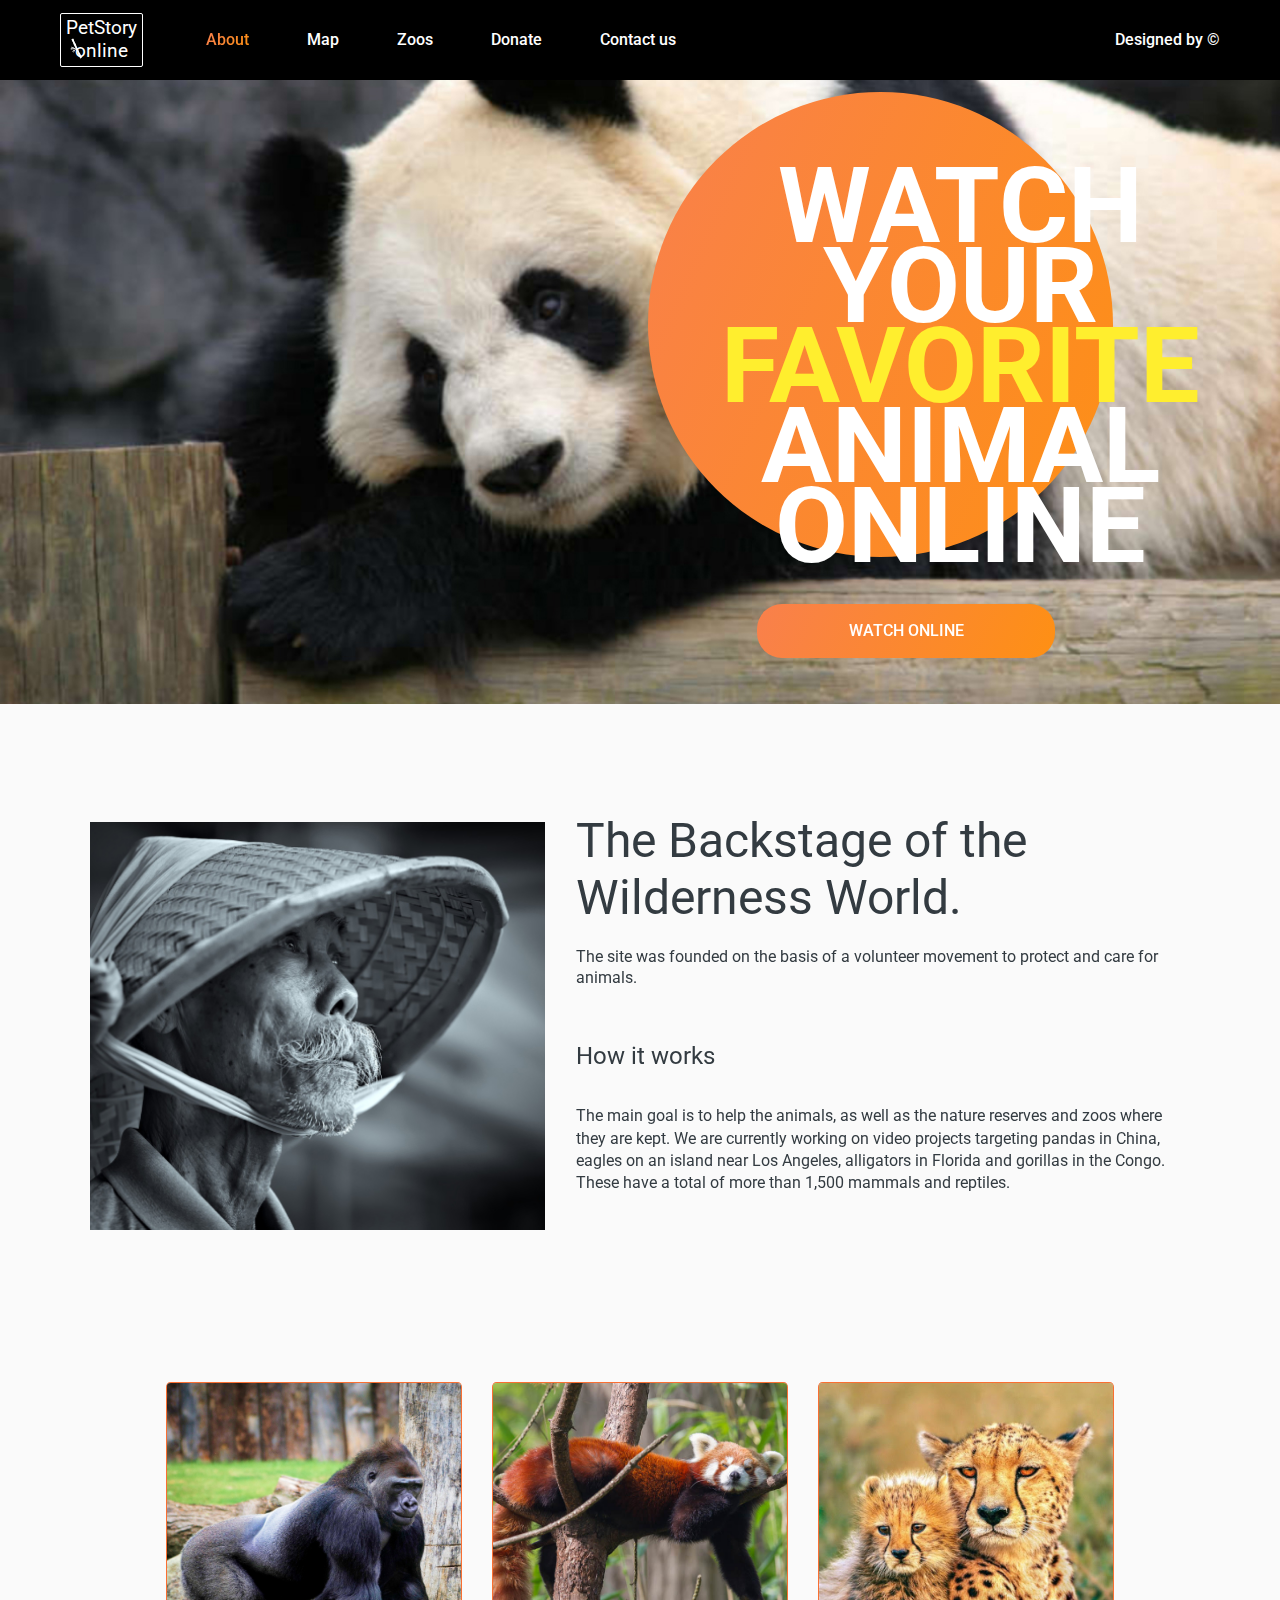
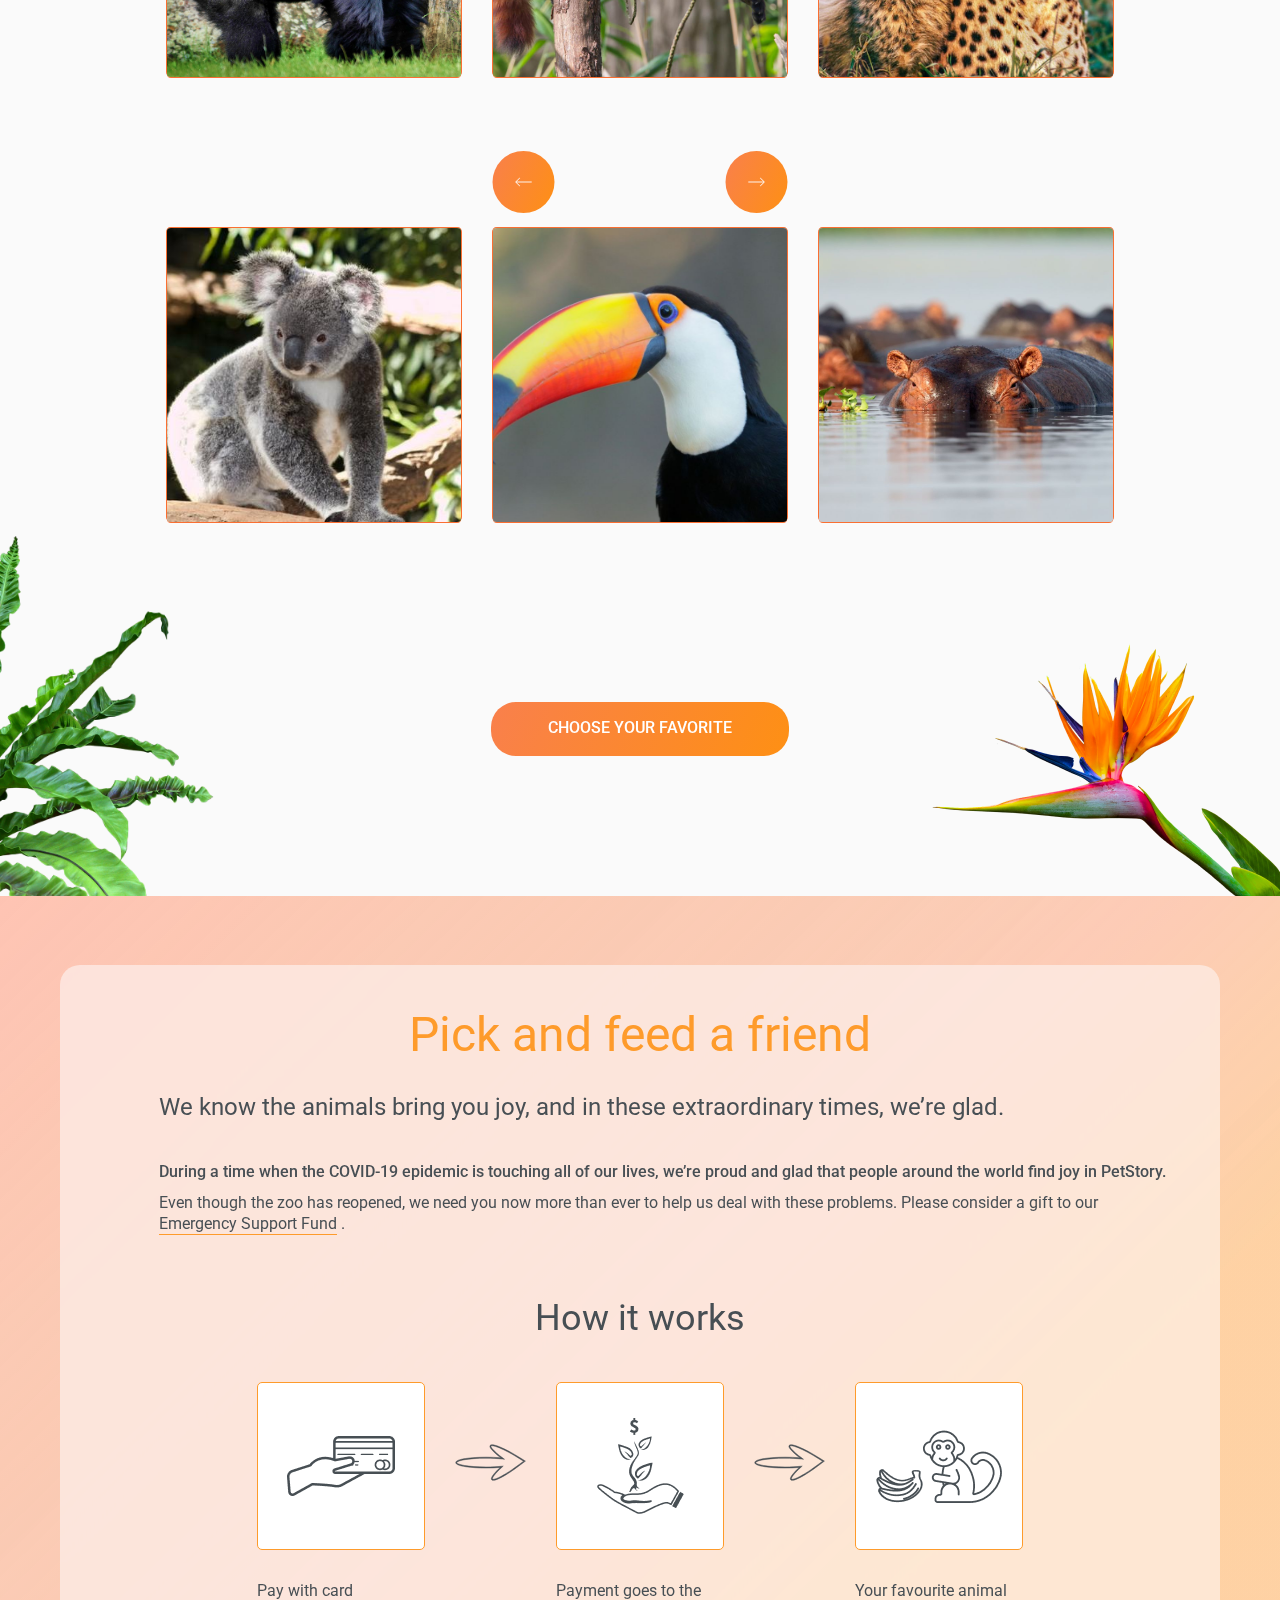
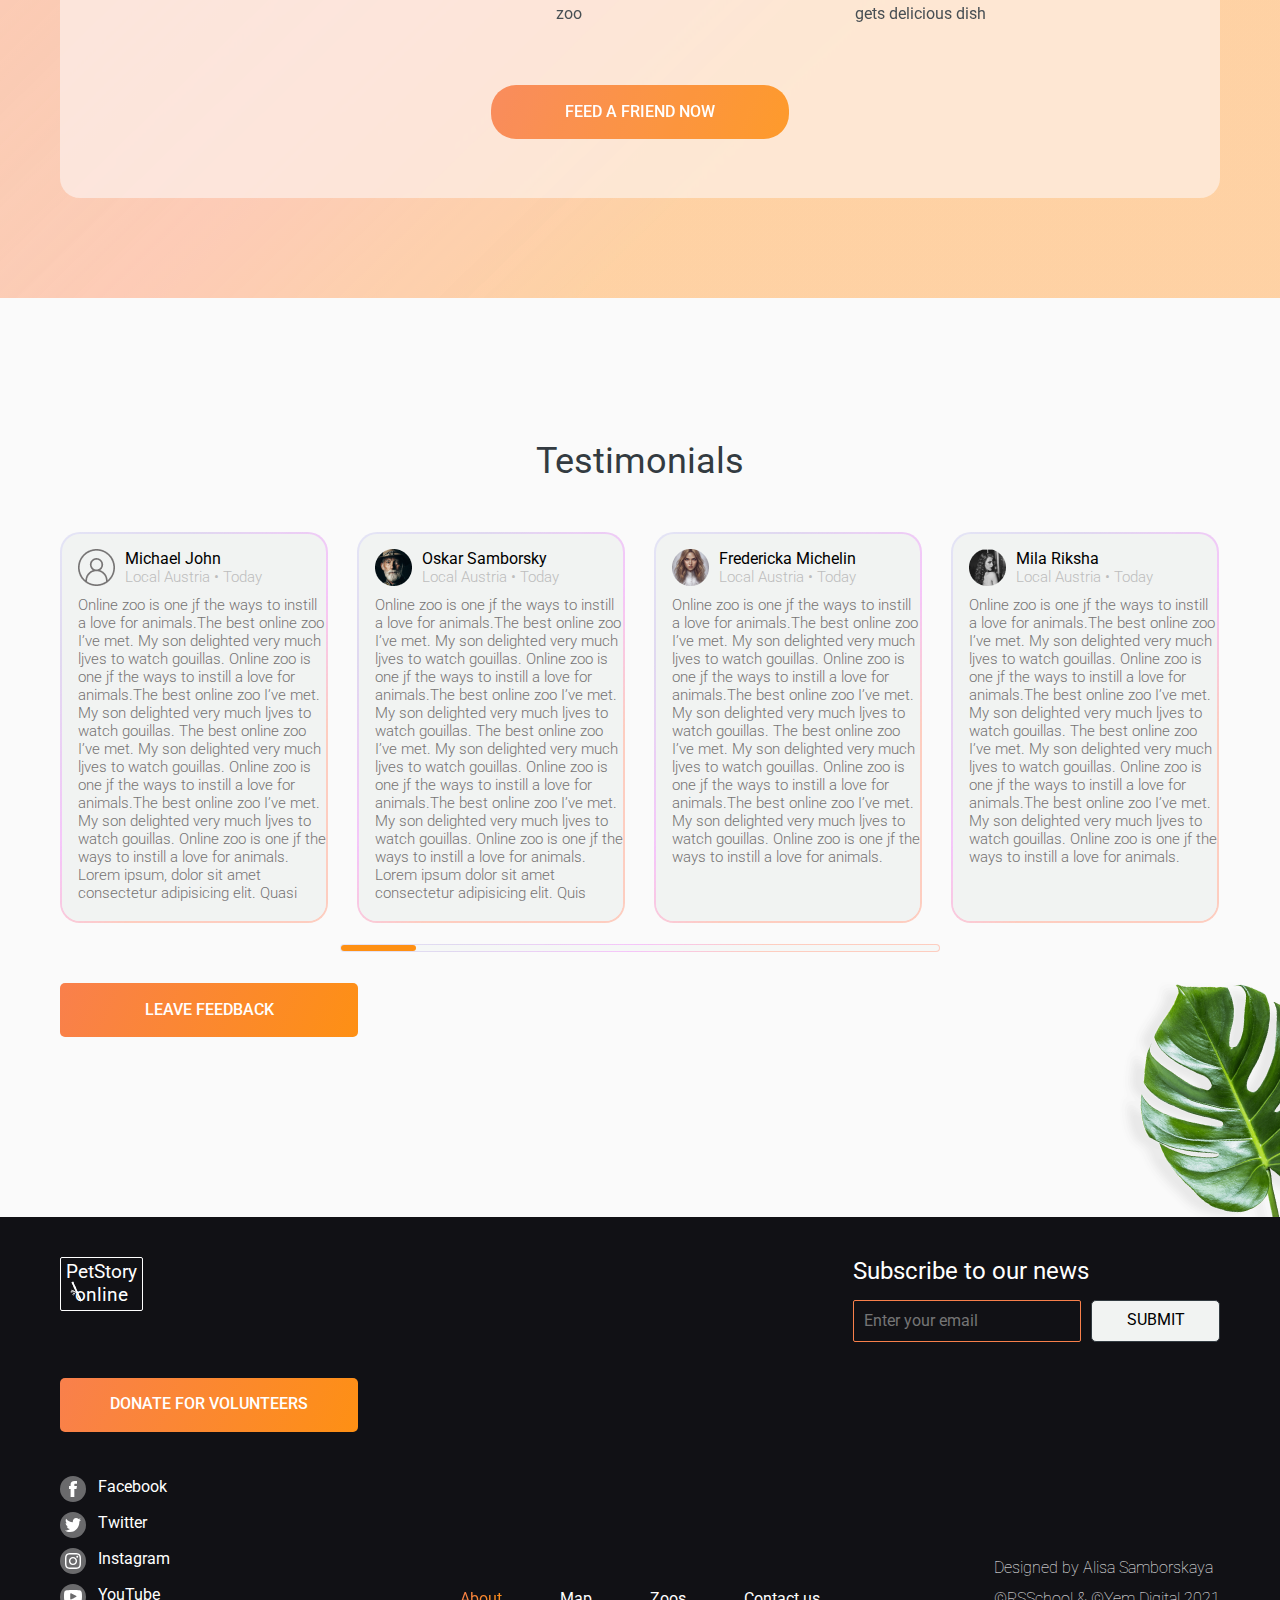
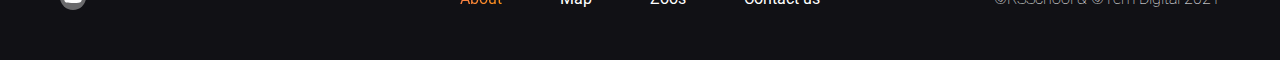
<file: index.html>
<!DOCTYPE html>
<html lang="en">

<head>
    <meta charset="UTF-8">
    <meta http-equiv="X-UA-Compatible" content="IE=edge">
    <meta name="viewport" content="width=device-width, initial-scale=1.0">
    <link rel="stylesheet" href="normalize/normalize_1.css">
    <link rel="stylesheet" href="common/common.css">
    <link rel="stylesheet" href="header/header.css">
    <link rel="stylesheet" href="block-1/block-1.css">
    <link rel="stylesheet" href="block-2/block-2.css">
    <link rel="stylesheet" href="block-3/block-3.css">
    <link rel="stylesheet" href="block-4/block-4.css">
    <link rel="stylesheet" href="slideShow/slideShow.css">
    <link rel="stylesheet" href="footer/footer.css">
    <link rel="preconnect" href="https://fonts.googleapis.com">
    <link rel="preconnect" href="https://fonts.gstatic.com" crossorigin>
    <link href="https://fonts.googleapis.com/css2?family=Roboto:wght@100;300;400;500;700&display=swap" rel="stylesheet">
    <title>Petstory</title>
</head>

<body class="body">
    <div class="wrapper">
        <header class="header">
            <div class="header__container _container">
                <div class="header__subwrap">
                    <div class="header__logo logo">
                        <a href="index.html" class="logo">
                            <div class="logo_container">
                                <h1 class="logo-text">PetStory <br> online</h1>
                                <img class="logo-image" src="header/bamboo.svg" alt="logo">
                            </div>
                        </a>
                    </div>
                    <nav class="header__menu menu">
                        <ul class="menu__list">
                            <li class="menu__item">
                                <a href="index.html" class="menu__link-about">About</a>
                            </li>
                            <li class="menu__item">
                                <a href="#" class="menu__link">Map</a>
                            </li>
                            <li class="menu__item">
                                <a href="#" class="menu__link">Zoos</a>
                            </li>
                            <li class="menu__item">
                                <a href="donate/index.html" class="menu__link">Donate</a>
                            </li>
                            <li class="menu__item">
                                <a href="#" class="menu__link">Contact us</a>
                            </li>
                        </ul>
                    </nav>
                </div>
                <div class="header__last-item">
                    <a href="https://www.figma.com/file/ypzT9idgAILaSRVRmDAJxn/online-zoo-3-weeks"
                        class="header__link link-last">Designed by ©</a>
                </div>
                <div class="header__burger-menu" onclick="openMenu()">
                    <span></span>
                </div>
            </div>
            <div class="header__shift-menu shift-menu">
                <div class="header__logo-rebuild-burger">
                    <a href="index.html" class="logo">
                        <div class="logo_container-rebuild-burger">
                            <h1 class="logo-text">PetStory <br> online</h1>
                            <img class="logo-image-rebuild-burger" src="header/bamboo-yellow.svg" alt="logo">
                        </div>
                    </a>
                </div>
                <nav class="shift-menu">
                    <ul class="shift-menu__list">
                        <li class="shift-menu__item">
                            <a href="index.html" class="shift-menu__link">About</a>
                        </li>
                        <li class="shift-menu__item">
                            <a href="#" class="shift-menu__link">Map</a>
                        </li>
                        <li class="shift-menu__item">
                            <a href="#" class="shift-menu__link">Zoos</a>
                        </li>
                        <li class="shift-menu__item">
                            <a href="donate/index.html" class="shift-menu__link">Donate</a>
                        </li>
                        <li class="shift-menu__item">
                            <a href="#" class="shift-menu__link">Contact us</a>
                        </li>
                        <li class="shift-menu__item">
                            <a href="https://www.figma.com/file/ypzT9idgAILaSRVRmDAJxn/online-zoo-3-weeks"
                                class="shift-menu__link">Designed by ©</a>
                        </li>
                    </ul>
                </nav>
            </div>
        </header>
        <main class="page">
            <!-- -----------------------------------------block-1--------------------------- -->
            <div class="page__watch-online watch-online">
                <div class="shadow" onclick="closeShadow()"></div>
                <div class="watch-online__container _container">
                    <div class="watch-online__body">
                        <div class="watch-online__circle">
                            <h2 class="watch-online__title">
                                Watch your
                                <span class="word-recolor">favorite</span>
                                animal online</h2>
                        </div>
                        <a href="#" class="watch-online__button button">
                            <span class="watch-online__button_text">watch online</span>
                        </a>
                    </div>
                    <a href="#" class="watch-online__button-640 button-640">
                        <span class="watch-online__button_text">watch online</span>
                    </a>
                </div>
            </div>
            <!-- -----------------------------------------block-2-------------------------- -->
            <section class="page__services services ">
                <div class="services__about _container">
                    <div class="services__wrap-box">
                        <img src="block-2/bamboo-cap.jpg" class="services__bamboo-cap" alt="bamboo-cap">
                        <div class="services__wrap-info">
                            <h3 class="services__title">The Backstage of the Wilderness World.</h3>
                            <article class="services__text-title">
                                The site was founded on the
                                basis of a volunteer movement to protect and care for animals.
                            </article>
                            <h4 class="services__subtiltle">How it works</h4>
                            <article class="services__text-subtitle">
                                The main goal is to help the animals, as well as the nature
                                reserves and zoos where they are kept. We are currently
                                working on video projects targeting pandas in China, eagles
                                on an island near Los Angeles, alligators in Florida and gorillas in
                                the Congo. These have a total of more than 1,500 mammals and reptiles.
                            </article>
                        </div>
                    </div>
                    <img src="block-2/flower_foto1.png" class="services__flowers" alt="flower_foto">
                    <img src="block-2/adaptivePlantBlock2.png" class="services__flowers-adaptive" alt="flower_foto">
                    <img src="block-2/adaptivePlant-320.png" class="services__flowers-adaptive-320" alt="flower_foto">
                </div>
                <!-- -----------------------------------------favorite animal ---------------------------------->
                <div class="services__favorite-animal _container">
                    <div class="page__container-arrow">
                        <div class="services__circle-arrow-L">
                            <img src="block-2/arrowL.svg" alt="arrowL">
                        </div>
                        <div class="services__circle-arrow-R">
                            <img src="block-2/arrowR.svg" alt="arrowR">
                        </div>
                    </div>
                    <div class="services__container">
                        <div class="services__sets-animal">
                            <div class="services__card-animal">
                                <img src="block-2/pandas.jpg" class="services__image-animal" alt="animal">
                                <div class="servises__info-animal">
                                    <div class="services__subwrap-info">
                                        <h5 class="services__name-animal">giant Pandas</h5>
                                        <div class="services__locate-animal">Native to Southwest China</div>
                                    </div>
                                    <div class="services__suvwrap-feed">
                                        <img src="block-2/bamboo.svg" class="services__feed-spec_0" alt="food">
                                        <img src="block-2/banana.svg" class="services__feed-spec_1" alt="food">
                                    </div>
                                </div>
                            </div>
                        </div>
                        <div class="services__sets-animal">
                            <div class="services__card-animal">
                                <img src="block-2/eagle.jpg" class="services__image-animal" alt="animal">
                                <div class="servises__info-animal">
                                    <div class="services__subwrap-info">
                                        <h5 class="services__name-animal">Eagles</h5>
                                        <div class="services__locate-animal">Native to South America</div>
                                    </div>
                                    <div class="services__suvwrap-feed_m">
                                        <img src="block-2/steak_icon.svg" class="services__feed-spec_2" alt="food">
                                        <img src="block-2/fish_icon.svg" class="services__feed-spec_3" alt="food">
                                    </div>
                                </div>
                            </div>
                        </div>
                        <div class="services__sets-animal">
                            <div class="services__card-animal">
                                <img src="block-2/gorilla.jpg" class="services__image-animal" alt="animal">
                                <div class="servises__info-animal">
                                    <div class="services__subwrap-info">
                                        <h5 class="services__name-animal">Gorillas</h5>
                                        <div class="services__locate-animal">Native to Congo</div>
                                    </div>
                                    <div class="services__suvwrap-feed">
                                        <img src="block-2/bamboo.svg" class="services__feed-spec_0" alt="food">
                                        <img src="block-2/banana.svg" class="services__feed-spec_1" alt="food">
                                    </div>
                                </div>
                            </div>
                        </div>
                        <div class="services__sets-animal">
                            <div class="services__card-animal">
                                <img src="block-2/sloth.jpg" class="services__image-animal" alt="animal">
                                <div class="servises__info-animal">
                                    <div class="services__subwrap-info">
                                        <h5 class="services__name-animal">Two-toed Sloth</h5>
                                        <div class="services__locate-animal">Mesoamerica, South America</div>
                                    </div>
                                    <div class="services__suvwrap-feed">
                                        <img src="block-2/bamboo.svg" class="services__feed-spec_0" alt="food">
                                        <img src="block-2/banana.svg" class="services__feed-spec_1" alt="food">
                                    </div>
                                </div>
                            </div>
                        </div>
                        <div class="services__sets-animal">
                            <div class="services__card-animal">
                                <img src="block-2/cheetah.jpg" class="services__image-animal" alt="animal">
                                <div class="servises__info-animal">
                                    <div class="services__subwrap-info">
                                        <h5 class="services__name-animal">cheetahs</h5>
                                        <div class="services__locate-animal">Native to Africa</div>
                                    </div>
                                    <div class="services__suvwrap-feed_m">
                                        <img src="block-2/steak_icon.svg" class="services__feed-spec_2" alt="food">
                                        <img src="block-2/fish_icon.svg" class="services__feed-spec_3" alt="food">
                                    </div>
                                </div>
                            </div>
                        </div>
                        <div class="services__sets-animal">
                            <div class="services__card-animal">
                                <img src="block-2/pengium.jpg" class="services__image-animal" alt="animal">
                                <div class="servises__info-animal">
                                    <div class="services__subwrap-info">
                                        <h5 class="services__name-animal">Penguins</h5>
                                        <div class="services__locate-animal">Native to Antarctica</div>
                                    </div>
                                    <div class="services__suvwrap-feed_m">
                                        <img src="block-2/steak_icon.svg" class="services__feed-spec_2" alt="food">
                                        <img src="block-2/fish_icon.svg" class="services__feed-spec_3" alt="food">
                                    </div>
                                </div>
                            </div>
                        </div>
                        <div class="services__sets-animal">
                            <div class="services__card-animal">
                                <img src="block-2/alligator.jpg" class="services__image-animal" alt="animal">
                                <div class="servises__info-animal">
                                    <div class="services__subwrap-info">
                                        <h5 class="services__name-animal">Alligators</h5>
                                        <div class="services__locate-animal">Native to Southeastern U. S.</div>
                                    </div>
                                    <div class="services__suvwrap-feed_m">
                                        <img src="block-2/steak_icon.svg" class="services__feed-spec_2" alt="food">
                                        <img src="block-2/fish_icon.svg" class="services__feed-spec_3" alt="food">
                                    </div>
                                </div>
                            </div>
                        </div>
                        <div class="services__sets-animal">
                            <div class="services__card-animal">
                                <img src="block-2/secondKit/coala.jpg" class="services__image-animal" alt="animal">
                                <div class="servises__info-animal">
                                    <div class="services__subwrap-info">
                                        <h5 class="services__name-animal">Coalas</h5>
                                        <div class="services__locate-animal">Native to Australia</div>
                                    </div>
                                    <div class="services__suvwrap-feed">
                                        <img src="block-2/bamboo.svg" class="services__feed-spec_0" alt="food">
                                        <img src="block-2/banana.svg" class="services__feed-spec_1" alt="food">
                                    </div>
                                </div>
                            </div>
                        </div>
                        <div class="services__sets-animal">
                            <div class="services__card-animal">
                                <img src="block-2/secondKit/hippopotam.jpg" class="services__image-animal" alt="animal">
                                <div class="servises__info-animal">
                                    <div class="services__subwrap-info">
                                        <h5 class="services__name-animal">Hippopotams</h5>
                                        <div class="services__locate-animal">Native to Africa</div>
                                    </div>
                                    <div class="services__suvwrap-feed">
                                        <img src="block-2/bamboo.svg" class="services__feed-spec_0" alt="food">
                                        <img src="block-2/banana.svg" class="services__feed-spec_1" alt="food">
                                    </div>
                                </div>
                            </div>
                        </div>
                        <div class="services__sets-animal">
                            <div class="services__card-animal">
                                <img src="block-2/secondKit/kenguru.jpg" class="services__image-animal" alt="animal">
                                <div class="servises__info-animal">
                                    <div class="services__subwrap-info">
                                        <h5 class="services__name-animal">Kengurus</h5>
                                        <div class="services__locate-animal">Native to Australia</div>
                                    </div>
                                    <div class="services__suvwrap-feed_m">
                                        <img src="block-2/steak_icon.svg" class="services__feed-spec_2" alt="food">
                                        <img src="block-2/fish_icon.svg" class="services__feed-spec_3" alt="food">
                                    </div>
                                </div>
                            </div>
                        </div>
                        <div class="services__sets-animal">
                            <div class="services__card-animal">
                                <img src="block-2/secondKit/orangutan.jpg" class="services__image-animal" alt="animal">
                                <div class="servises__info-animal">
                                    <div class="services__subwrap-info">
                                        <h5 class="services__name-animal">Orangutans</h5>
                                        <div class="services__locate-animal">Native to islands of Sumatra and Borneo
                                        </div>
                                    </div>
                                    <div class="services__suvwrap-feed">
                                        <img src="block-2/bamboo.svg" class="services__feed-spec_0" alt="food">
                                        <img src="block-2/banana.svg" class="services__feed-spec_1" alt="food">
                                    </div>
                                </div>
                            </div>
                        </div>
                        <div class="services__sets-animal">
                            <div class="services__card-animal">
                                <img src="block-2/secondKit/redPanda.jpg" class="services__image-animal" alt="animal">
                                <div class="servises__info-animal">
                                    <div class="services__subwrap-info">
                                        <h5 class="services__name-animal">Red Pandas</h5>
                                        <div class="services__locate-animal">Native to Australia</div>
                                    </div>
                                    <div class="services__suvwrap-feed">
                                        <img src="block-2/bamboo.svg" class="services__feed-spec_0" alt="food">
                                        <img src="block-2/banana.svg" class="services__feed-spec_1" alt="food">
                                    </div>
                                </div>
                            </div>
                        </div>
                        <div class="services__sets-animal">
                            <div class="services__card-animal">
                                <img src="block-2/secondKit/tucan.jpg" class="services__image-animal" alt="animal">
                                <div class="servises__info-animal">
                                    <div class="services__subwrap-info">
                                        <h5 class="services__name-animal">Tucans</h5>
                                        <div class="services__locate-animal">Native to Africa</div>
                                    </div>
                                    <div class="services__suvwrap-feed">
                                        <img src="block-2/bamboo.svg" class="services__feed-spec_0" alt="food">
                                        <img src="block-2/banana.svg" class="services__feed-spec_1" alt="food">
                                    </div>
                                </div>
                            </div>
                        </div>
                    </div>
                </div>
                <div class="services__wrap-button">
                    <a href="#" class="services__button button">
                        <span class="services__button-text">choose your favorite</span>
                    </a>
                </div>
                <img src="block-2/strelitzia-640.png" alt="plant-decor" class="services__plant-decor_R320">
                <img src="block-2/palm-640.png" alt="plant-decor" class="services__plant-decor_L320">
                <img src="block-2/palm_foto-1000.png" alt="plant-decor" class="services__plant-decor_L1000">
                <img src="block-2/palm_foto.png" alt="plant-decor" class="services__plant-decor_L">
                <img src="block-2/strelitzia 1.png" alt="plant-decor" class="services__plant-decor_R">
            </section>
            <!-- -----------------------------------------block-3-------------------------- -->
            <section class="page__pick-and-feed pick-and-feed">
                <div class="pick-and-feed__container _container">
                    <div class="pick-and-feed__about">
                        <h3 class="pick-and-feed__title">Pick and feed a friend</h3>
                        <div class="pick-and-feed__wrap-text">
                            <div class="pick-and-feed__line-1">
                                We know the animals bring you joy,
                                and in these extraordinary times, we’re glad.
                            </div>
                            <div class="pick-and-feed__line-2">
                                During a time when the COVID-19 epidemic is
                                touching all of our lives, we’re proud and
                                glad that people around the world find joy in PetStory.
                            </div>
                            <div class="pick-and-feed__line-3">
                                Even though the zoo has reopened, we need you now more than
                                ever to help us deal with these problems. Please consider
                                a gift to our
                                <div class="pick-and-feed__wrap-link">
                                    <a href="#" class="pick-and-feed__support">Emergency Support Fund</a>
                                    <div class="pick-and-feed__line-decor"></div>
                                </div>
                                <span> .</span>
                            </div>
                        </div>
                        <div class="pick-and-feed__work-scheme">
                            <h3 class="pick-and-feed__subtitle">
                                How it works
                            </h3>
                            <div class="pick-and-feed__icon-scheme">
                                <div class="pick-and-feed__container-icon">
                                    <div class="pick-and-feed__box">
                                        <img src="block-3/pay.png" alt="icon" class="pick-and-feed__icon">
                                    </div>
                                    <div class="pick-and-feed__describe">Pay with card</div>
                                </div>
                                <img src="block-3/Vector.svg" class="pick-and-feed__arrow">
                                <img src="block-3/arrow.png" class="pick-and-feed__green-arrow">
                                <div class="pick-and-feed__container-icon">
                                    <div class="pick-and-feed__box">
                                        <img src="block-3/zoo.png" alt="icon" class="pick-and-feed__icon">
                                    </div>
                                    <div class="pick-and-feed__describe">Payment goes to the zoo</div>
                                </div>
                                <img src="block-3/Vector.svg" class="pick-and-feed__arrow">
                                <img src="block-3/arrow.png" class="pick-and-feed__green-arrow">
                                <div class="pick-and-feed__container-icon">
                                    <div class="pick-and-feed__box">
                                        <img src="block-3/monkey.png" alt="icon" class="pick-and-feed__icon">
                                    </div>
                                    <div class="pick-and-feed__describe">Your favourite animal gets delicious dish</div>
                                </div>
                            </div>
                        </div>
                        <a href="#" class="pick-and-feed__button button">
                            <span class="pick-and-feed__button-text">Feed a friend now</span>
                        </a>
                    </div>
                </div>
            </section>
            <!-- -----------------------------------------block-4-------------------------- -->
            <section class="page__testimonials testimonials">
                <div class="testimonials__container _container">
                    <div class="testimonials__about">
                        <h3 class="testimonials__title">Testimonials</h3>
                        <div class="testimonials__wrap-feedback-card" id="surface-swiper">
                            <div class="testimonials__wrap-card">
                                <div class="testimonials__card" id="card">
                                    <div class="testimonials__header">
                                        <img src="block-4/ava.png" class="testimonials__avatar" alt="avatar">
                                        <div class="testimonials__subwrap-header">
                                            <div class="testimonials__name">Michael John </div>
                                            <div class="testimonials__location">Local Austria • Today</div>
                                        </div>
                                    </div>
                                    <article class="testimonials__text-feedback">
                                        Online zoo is one jf the ways to instill a love for animals.The best online zoo
                                        I’ve met. My son delighted very much ljves to watch gouillas. Online zoo is one
                                        jf the ways to instill a love for animals.The best online zoo I’ve met. My son
                                        delighted very much ljves to watch gouillas.
                                        The best online zoo I’ve met. My son delighted very much ljves to watch
                                        gouillas. Online zoo is one jf the ways to instill a love for animals.The best
                                        online zoo I’ve met. My son delighted very much ljves to watch gouillas. Online
                                        zoo is one jf the ways to instill a love for animals.
                                        Lorem ipsum, dolor sit amet consectetur adipisicing elit. Quasi molestias sed
                                        aliquam reiciendis ducimus, quod sapiente error harum dolores atque vero
                                        dignissimos ex voluptatum soluta dolorum dolore omnis. Alias, officiis.
                                    </article>
                                    <div class="testimonials__cover-line"></div>
                                </div>
                            </div>
                            <div class="testimonials__wrap-card" id="card">
                                <div class="testimonials__card">
                                    <div class="testimonials__header">
                                        <img src="block-4/ava1.png" class="testimonials__avatar" alt="avatar">
                                        <div class="testimonials__subwrap-header">
                                            <div class="testimonials__name">Oskar Samborsky</div>
                                            <div class="testimonials__location">Local Austria • Today</div>
                                        </div>
                                    </div>
                                    <article class="testimonials__text-feedback">
                                        Online zoo is one jf the ways to instill a love for animals.The best online zoo
                                        I’ve met. My son delighted very much ljves to watch gouillas. Online zoo is one
                                        jf the ways to instill a love for animals.The best online zoo I’ve met. My son
                                        delighted very much ljves to watch gouillas.
                                        The best online zoo I’ve met. My son delighted very much ljves to watch
                                        gouillas. Online zoo is one jf the ways to instill a love for animals.The best
                                        online zoo I’ve met. My son delighted very much ljves to watch gouillas. Online
                                        zoo is one jf the ways to instill a love for animals.
                                        Lorem ipsum dolor sit amet consectetur adipisicing elit. Quis accusantium, illum
                                        vel hic minima id magnam, nam, blanditiis ducimus ea nisi delectus. Rerum
                                        nostrum provident consequuntur et dolore, consectetur ullam?
                                    </article>
                                    <div class="testimonials__cover-line"></div>
                                </div>
                            </div>
                            <div class="testimonials__wrap-card">
                                <div class="testimonials__card">
                                    <div class="testimonials__header">
                                        <img src="block-4/ava2.png" class="testimonials__avatar" alt="avatar">
                                        <div class="testimonials__subwrap-header">
                                            <div class="testimonials__name">Fredericka Michelin</div>
                                            <div class="testimonials__location">Local Austria • Today</div>
                                        </div>
                                    </div>
                                    <article class="testimonials__text-feedback">
                                        Online zoo is one jf the ways to instill a love for animals.The best online zoo
                                        I’ve met. My son delighted very much ljves to watch gouillas. Online zoo is one
                                        jf the ways to instill a love for animals.The best online zoo I’ve met. My son
                                        delighted very much ljves to watch gouillas.
                                        The best online zoo I’ve met. My son delighted very much ljves to watch
                                        gouillas. Online zoo is one jf the ways to instill a love for animals.The best
                                        online zoo I’ve met. My son delighted very much ljves to watch gouillas. Online
                                        zoo is one jf the ways to instill a love for animals.
                                    </article>
                                    <div class="testimonials__cover-line"></div>
                                </div>
                            </div>
                            <div class="testimonials__wrap-card">
                                <div class="testimonials__card">
                                    <div class="testimonials__header">
                                        <img src="block-4/ava3.png" class="testimonials__avatar" alt="avatar">
                                        <div class="testimonials__subwrap-header">
                                            <div class="testimonials__name">Mila Riksha</div>
                                            <div class="testimonials__location">Local Austria • Today</div>
                                        </div>
                                    </div>
                                    <article class="testimonials__text-feedback">
                                        Online zoo is one jf the ways to instill a love for animals.The best online zoo
                                        I’ve met. My son delighted very much ljves to watch gouillas. Online zoo is one
                                        jf the ways to instill a love for animals.The best online zoo I’ve met. My son
                                        delighted very much ljves to watch gouillas.
                                        The best online zoo I’ve met. My son delighted very much ljves to watch
                                        gouillas. Online zoo is one jf the ways to instill a love for animals.The best
                                        online zoo I’ve met. My son delighted very much ljves to watch gouillas. Online
                                        zoo is one jf the ways to instill a love for animals.
                                    </article>
                                    <div class="testimonials__cover-line"></div>
                                </div>
                            </div>
                            <div class="testimonials__wrap-card">

                                <div class="testimonials__card">
                                    <div class="testimonials__header">
                                        <img src="block-4/ava4.svg" class="testimonials__avatar" alt="avatar">
                                        <div class="testimonials__subwrap-header">
                                            <div class="testimonials__name">Gregor York</div>
                                            <div class="testimonials__location">Local Austria • Today</div>
                                        </div>
                                    </div>
                                    <article class="testimonials__text-feedback">
                                        Online zoo is one jf the ways to instill a love for animals.The best online zoo
                                        I’ve met. My son delighted very much ljves to watch gouillas. Online zoo is one
                                        jf the ways to instill a love for animals.The best online zoo I’ve met. My son
                                        delighted very much ljves to watch gouillas.
                                        The best online zoo I’ve met. My son delighted very much ljves to watch
                                        gouillas. Online zoo is one jf the ways to instill a love for animals.The best
                                        online zoo I’ve met. My son delighted very much ljves to watch gouillas. Online
                                        zoo is one jf the ways to instill a love for animals.
                                    </article>\
                                    <div class="testimonials__cover-line"></div>
                                </div>
                            </div>
                            <div class="testimonials__wrap-card">
                                <div class="testimonials__card">
                                    <div class="testimonials__header">
                                        <img src="block-4/ava.png" class="testimonials__avatar" alt="avatar">
                                        <div class="testimonials__subwrap-header">
                                            <div class="testimonials__name">Paul Sanderson</div>
                                            <div class="testimonials__location">Local Austria • Today</div>
                                        </div>
                                    </div>
                                    <article class="testimonials__text-feedback">
                                        Online zoo is one jf the ways to instill a love for animals.The best online zoo
                                        I’ve met. My son delighted very much ljves to watch gouillas. Online zoo is one
                                        jf the ways to instill a love for animals.The best online zoo I’ve met. My son
                                        delighted very much ljves to watch gouillas.
                                        The best online zoo I’ve met. My son delighted very much ljves to watch
                                        gouillas. Online zoo is one jf the ways to instill a love for animals.The best
                                        online zoo I’ve met. My son delighted very much ljves to watch gouillas. Online
                                        zoo is one jf the ways to instill a love for animals.
                                    </article>
                                    <div class="testimonials__cover-line"></div>
                                </div>
                            </div>
                            <div class="testimonials__wrap-card">
                                <div class="testimonials__card">
                                    <div class="testimonials__header">
                                        <img src="block-4/ava.png" class="testimonials__avatar" alt="avatar">
                                        <div class="testimonials__subwrap-header">
                                            <div class="testimonials__name">Adelina Bukovsky</div>
                                            <div class="testimonials__location">Local Austria • Today</div>
                                        </div>
                                    </div>
                                    <article class="testimonials__text-feedback">
                                        Online zoo is one jf the ways to instill a love for animals.The best online zoo
                                        I’ve met. My son delighted very much ljves to watch gouillas. Online zoo is one
                                        jf the ways to instill a love for animals.The best online zoo I’ve met. My son
                                        delighted very much ljves to watch gouillas.
                                        The best online zoo I’ve met. My son delighted very much ljves to watch
                                        gouillas. Online zoo is one jf the ways to instill a love for animals.The best
                                        online zoo I’ve met. My son delighted very much ljves to watch gouillas. Online
                                        zoo is one jf the ways to instill a love for animals.
                                    </article>
                                    <div class="testimonials__cover-line"></div>
                                </div>
                            </div>
                            <div class="testimonials__wrap-card">

                                <div class="testimonials__card">
                                    <div class="testimonials__header">
                                        <img src="block-4/ava.png" class="testimonials__avatar" alt="avatar">
                                        <div class="testimonials__subwrap-header">
                                            <div class="testimonials__name">Jack Brown</div>
                                            <div class="testimonials__location">Local Austria • Today</div>
                                        </div>
                                    </div>
                                    <article class="testimonials__text-feedback">
                                        Online zoo is one jf the ways to instill a love for animals.The best online zoo
                                        I’ve met. My son delighted very much ljves to watch gouillas. Online zoo is one
                                        jf the ways to instill a love for animals.The best online zoo I’ve met. My son
                                        delighted very much ljves to watch gouillas.
                                        The best online zoo I’ve met. My son delighted very much ljves to watch
                                        gouillas. Online zoo is one jf the ways to instill a love for animals.The best
                                        online zoo I’ve met. My son delighted very much ljves to watch gouillas. Online
                                        zoo is one jf the ways to instill a love for animals.
                                    </article>
                                    <div class="testimonials__cover-line"></div>
                                </div>
                            </div>
                            <div class="testimonials__wrap-card">
                                <div class="testimonials__card">
                                    <div class="testimonials__header">
                                        <img src="block-4/ava.png" class="testimonials__avatar" alt="avatar">
                                        <div class="testimonials__subwrap-header">
                                            <div class="testimonials__name">Julia Linkoln</div>
                                            <div class="testimonials__location">Local Austria • Today</div>
                                        </div>
                                    </div>
                                    <article class="testimonials__text-feedback">
                                        Online zoo is one jf the ways to instill a love for animals.The best online zoo
                                        I’ve met. My son delighted very much ljves to watch gouillas. Online zoo is one
                                        jf the ways to instill a love for animals.The best online zoo I’ve met. My son
                                        delighted very much ljves to watch gouillas.
                                        The best online zoo I’ve met. My son delighted very much ljves to watch
                                        gouillas. Online zoo is one jf the ways to instill a love for animals.The best
                                        online zoo I’ve met. My son delighted very much ljves to watch gouillas. Online
                                        zoo is one jf the ways to instill a love for animals.
                                    </article>
                                    <div class="testimonials__cover-line"></div>
                                </div>
                            </div>
                            <div class="testimonials__wrap-card">
                                <div class="testimonials__card">
                                    <div class="testimonials__header">
                                        <img src="block-4/ava.png" class="testimonials__avatar" alt="avatar">
                                        <div class="testimonials__subwrap-header">
                                            <div class="testimonials__name">Sandra Atkinson</div>
                                            <div class="testimonials__location">Local Austria • Today</div>
                                        </div>
                                    </div>
                                    <article class="testimonials__text-feedback">
                                        Online zoo is one jf the ways to instill a love for animals.The best online zoo
                                        I’ve met. My son delighted very much ljves to watch gouillas. Online zoo is one
                                        jf the ways to instill a love for animals.The best online zoo I’ve met. My son
                                        delighted very much ljves to watch gouillas.
                                        The best online zoo I’ve met. My son delighted very much ljves to watch
                                        gouillas. Online zoo is one jf the ways to instill a love for animals.The best
                                        online zoo I’ve met. My son delighted very much ljves to watch gouillas. Online
                                        zoo is one jf the ways to instill a love for animals.
                                    </article>
                                    <div class="testimonials__cover-line"></div>
                                </div>
                            </div>
                            <div class="testimonials__wrap-card">
                                <div class="testimonials__card">
                                    <div class="testimonials__header">
                                        <img src="block-4/ava.png" class="testimonials__avatar" alt="avatar">
                                        <div class="testimonials__subwrap-header">
                                            <div class="testimonials__name">Kevin 0'Nill</div>
                                            <div class="testimonials__location">Local Austria • Today</div>
                                        </div>
                                    </div>
                                    <article class="testimonials__text-feedback">
                                        Online zoo is one jf the ways to instill a love for animals.The best online zoo
                                        I’ve met. My son delighted very much ljves to watch gouillas. Online zoo is one
                                        jf the ways to instill a love for animals.The best online zoo I’ve met. My son
                                        delighted very much ljves to watch gouillas.
                                        The best online zoo I’ve met. My son delighted very much ljves to watch
                                        gouillas. Online zoo is one jf the ways to instill a love for animals.The best
                                        online zoo I’ve met. My son delighted very much ljves to watch gouillas. Online
                                        zoo is one jf the ways to instill a love for animals.
                                    </article>
                                    <div class="testimonials__cover-line"></div>
                                </div>
                            </div>
                        </div>
                        <div class="testimonials__wrap-line">
                            <div class="testimonials__line-decor">
                                <div class="testimonials__line-marker"></div>
                            </div>
                        </div>
                        <div class="testimonials__wrap-button">
                            <a href="#" class="testimonials__button button">
                                <span class="testimonials__button-text">leave feedback</span>
                            </a>
                        </div>
                    </div>
                </div>
                <img src="block-4/leav_foto.png" class="testimonials__decor-leave" alt="leave">
                <img src="block-4/leav_foto_320.svg" class="testimonials__decor-leave_320" alt="leave">
            </section>

        </main>
        <!-- -----------------------------------------footer-------------------------- -->
        <footer id="footer">
            <form class="footer__container _container" action="#">
                <div class="footer__wrap-inf">
                    <div class="footer__first-block">
                        <div class="footer__logo logo logo__hide">
                            <a href="index.html" class="logo">
                                <div class="logo_container fix-border">
                                    <h2 class="logo-text">PetStory <br> online</h2>
                                    <img class="logo_image-footer" src="header/bamboo.svg" alt="logo">
                                </div>
                            </a>
                        </div>
                        <div class="footer__wrap-logo-320">
                            <div class="footer__logo_320">PetStory online</div>
                            <img class="logo__image-footer_320" src="header/bamboo.svg" alt="logo">
                        </div>
                        <div class="footer__wrap-piece-subscribe">
                            <h3 class="footer__subscribe-title">Subscribe to our news</h3>
                            <div class="footer__wrap-submit">
                                <input id="footer__input" type="email" placeholder="Enter your email">
                                <button id="footer__button-submit" form="footer__input">
                                    <span id="footer__text-button">Submit</span>
                                </button>
                            </div>
                        </div>
                    </div>
                    <div class="footer__insert-block">
                        <div class="footer__insert-social-net">
                            <a href="https://www.facebook.com" class="footer__insert-logo-container">
                                <img src="footer/Fill 211.svg" alt="logo" class="footer__insert-logo-icon">
                            </a>
                        </div>
                        <div class="footer__insert-social-net">
                            <a href="https://twitter.com" class="footer__insert-logo-container">
                                <img src="footer/Fill 172.svg" alt="logo" class="footer__insert-logo-icon">
                            </a>
                        </div>
                        <div class="footer__insert-social-net">
                            <a href="https://www.instagram.com" class="footer__insert-logo-container">
                                <img src="footer/Fill 167.svg" alt="logo" class="footer__insert-logo-icon">
                            </a>
                        </div>
                        <div class="footer__insert-social-net">
                            <a href="https://www.youtube.com" class="footer__insert-logo-container">
                                <img src="footer/Fill 214.svg" alt="logo" class="footer__insert-logo-icon">
                            </a>
                        </div>
                    </div>
                    <div class="footer__second-block">
                        <a href="donate/index.html" class="footer__button-donate">
                            <span class="footer__text-button">donate for volunteers</span>
                        </a>
                    </div>
                    <div class="footer__third-block">
                        <div class="footer__wrap-social-net">
                            <div class="footer__social-net">
                                <a href="https://www.facebook.com" class="footer__logo-container">
                                    <img src="footer/Fill 211.svg" alt="logo" class="footer__logo-icon">
                                </a>
                                <a href="https://www.facebook.com" class="footer__name-social-net">Facebook</a>
                            </div>
                            <div class="footer__social-net">
                                <a href="https://twitter.com" class="footer__logo-container">
                                    <img src="footer/Fill 172.svg" alt="logo" class="footer__logo-icon">
                                </a>
                                <a href="https://twitter.com" class="footer__name-social-net">Twitter</a>
                            </div>
                            <div class="footer__social-net">
                                <a href="https://www.instagram.com" class="footer__logo-container">
                                    <img src="footer/Fill 167.svg" alt="logo" class="footer__logo-icon">
                                </a>
                                <a href="https://www.instagram.com" class="footer__name-social-net">Instagram</a>
                            </div>
                            <div class="footer__social-net">
                                <a href="https://www.youtube.com" class="footer__logo-container">
                                    <img src="footer/Fill 214.svg" alt="logo" class="footer__logo-icon">
                                </a>
                                <a href="https://www.youtube.com" class="footer__name-social-net">YouTube</a>
                            </div>
                        </div>
                        <div class="footer__wrap-designed">
                            <div class="footer__designed">Designed by Alisa Samborskaya</div>
                            <div class="footer__study-platform">©RSSchool & ©Yem Digital 2021</div>
                        </div>
                    </div>
                    <div class="footer__wrap-navigation">
                        <div class="footer__wrap-about">
                            <div class="footer__wrap-items-about">
                                <a href="index.html" class="footer__about">About</a>
                            </div>
                            <div class="footer__wrap-items-about">
                                <a href="" class="footer__map">Map</a>
                            </div>
                            <div class="footer__wrap-items-about">
                                <a href="" class="footer__zoos">Zoos</a>
                            </div>
                            <div class="footer__wrap-items-about">
                                <a href="" class="footer__contact-us">Contact us</a>
                            </div>
                        </div>
                    </div>
                </div>
            </form>
        </footer>
    </div>
    <script src="common/js.js"></script>
</body>

</html>
</file>
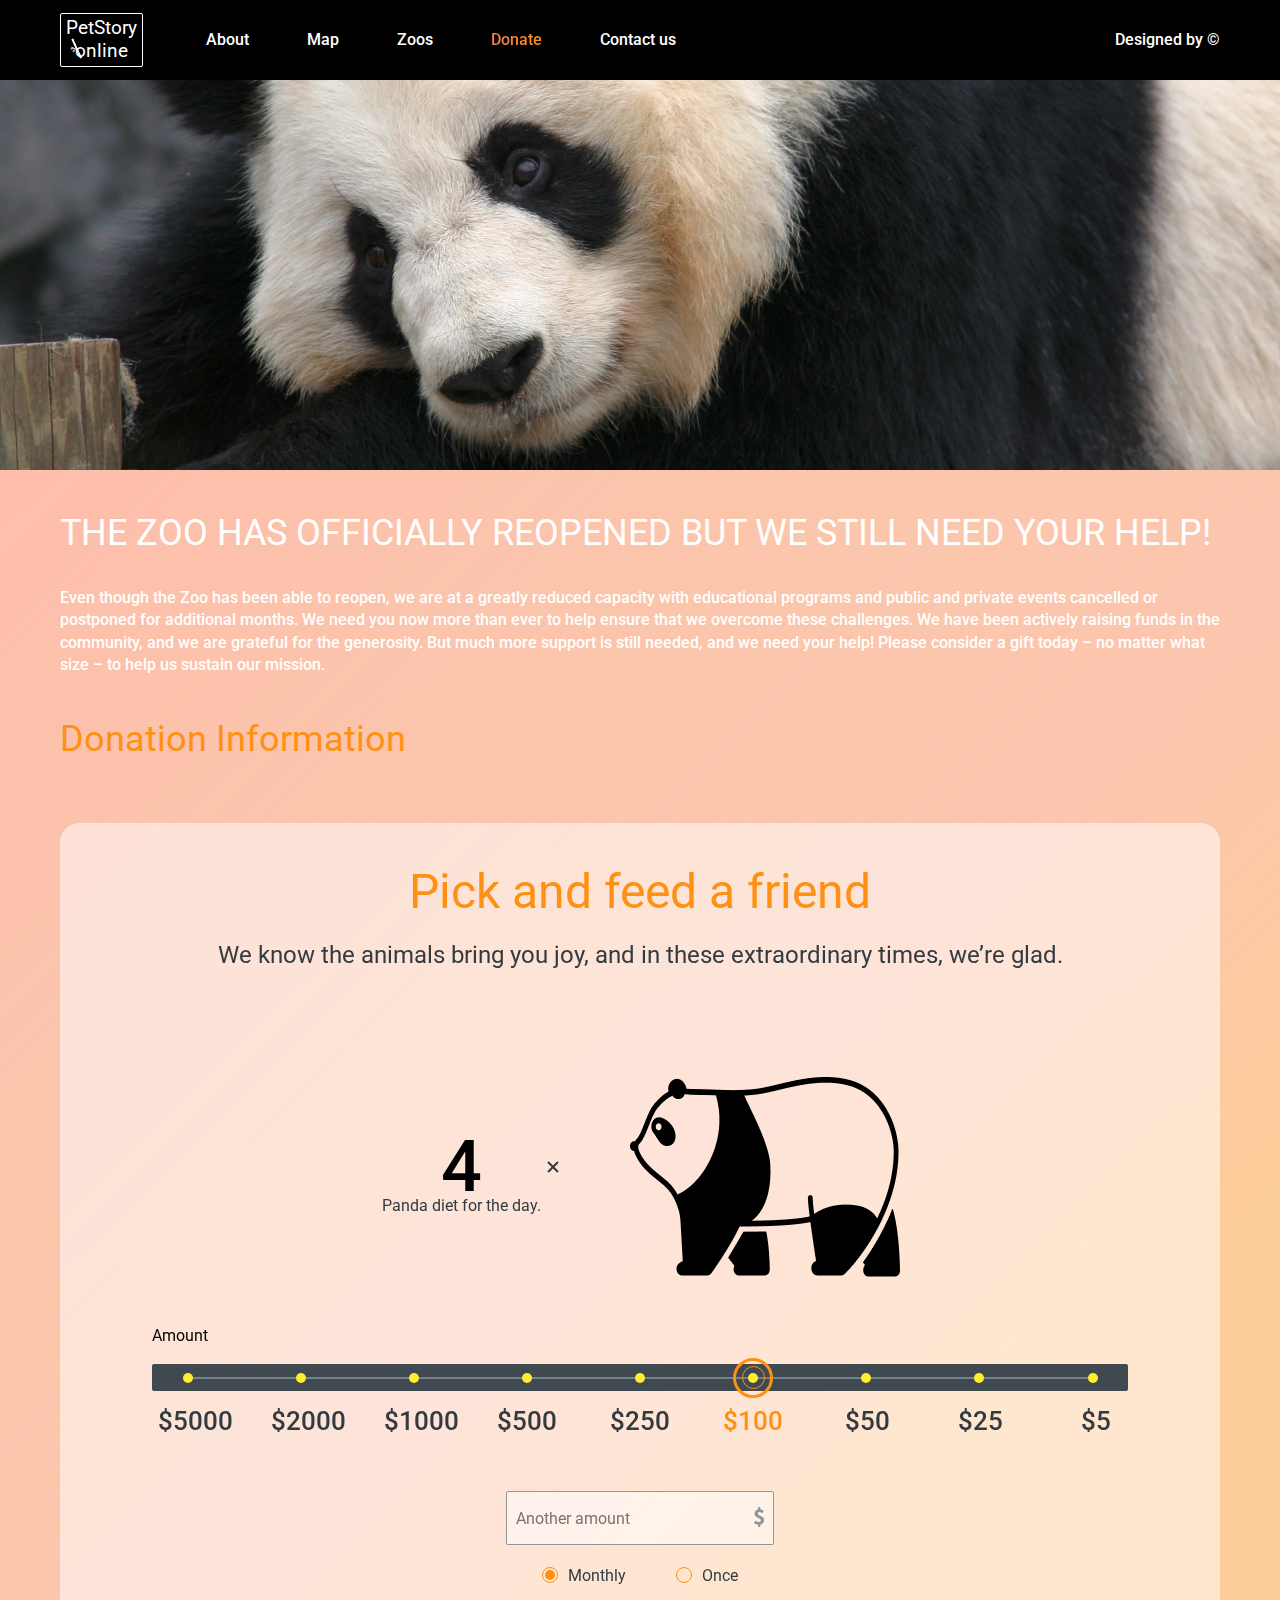
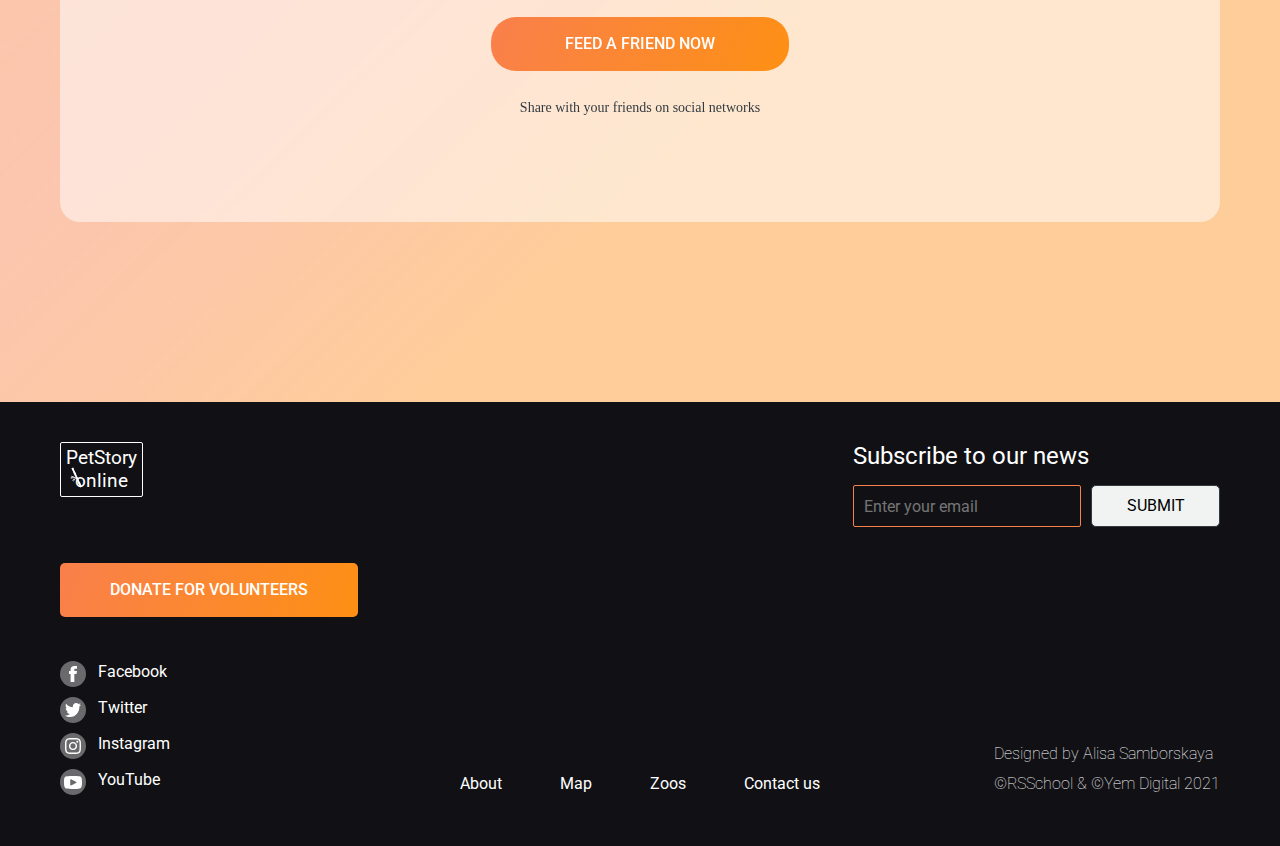
<file: donate/index.html>
<!DOCTYPE html>
<html lang="en">

<head>
    <meta charset="UTF-8">
    <meta http-equiv="X-UA-Compatible" content="IE=edge">
    <meta name="viewport" content="width=device-width, initial-scale=1.0">
    <title>Donate</title>
    <link rel="stylesheet" href="../normalize/normalize_1.css">
    <link rel="stylesheet" href="common.css">
    <link rel="stylesheet" href="header/header-donate.css">
    <link rel="stylesheet" href="../header/header.css">
    <link rel="stylesheet" href="block-1/block-1.css">
    <link rel="stylesheet" href="block-2/block-2.css">
    <link rel="stylesheet" href="footer/footer-donate.css">
    <link rel="stylesheet" href="../footer/footer.css">
    <link rel="preconnect" href="https://fonts.googleapis.com">
    <link rel="preconnect" href="https://fonts.gstatic.com" crossorigin>
    <link href="https://fonts.googleapis.com/css2?family=Roboto:wght@100;300;400;500;700&display=swap" rel="stylesheet">
</head>

<body>
    <div class="wrapper-donate">
        <header class="header">
            <div class="header__container _container">
                <div class="header__subwrap">
                    <div class="header__logo logo">
                        <a href="index.html" class="logo">
                            <div class="logo_container">
                                <h1 class="logo-text">PetStory <br> online</h1>
                                <img class="logo-image" src="../header/bamboo.svg" alt="logo">
                            </div>
                        </a>
                    </div>
                    <nav class="header__menu menu">
                        <ul class="menu__list">
                            <li class="menu__item">
                                <a href="../index.html" class="menu__link">About</a>
                            </li>
                            <li class="menu__item">
                                <a href="" class="menu__link">Map</a>
                            </li>
                            <li class="menu__item">
                                <a href="" class="menu__link">Zoos</a>
                            </li>
                            <li class="menu__item">
                                <a href="" class="menu__link-donate">Donate</a>
                            </li>
                            <li class="menu__item">
                                <a href="" class="menu__link">Contact us</a>
                            </li>
                        </ul>
                    </nav>
                </div>
                <div class="header__last-item">
                    <a href="https://www.figma.com/file/ypzT9idgAILaSRVRmDAJxn/online-zoo-3-weeks"
                        class="header__link link-last">Designed by ©</a>
                </div>
                <div class="header__burger-menu" onclick="openMenu()">
                    <span></span>
                </div>
            </div>
            <div class="header__shift-menu shift-menu">
                <div class="header__logo-rebuild-burger">
                    <a href="index.html" class="logo">
                        <div class="logo_container-rebuild-burger">
                            <h1 class="logo-text">PetStory <br> online</h1>
                            <img class="logo-image-rebuild-burger" src="../header/bamboo-yellow.svg"
                                alt="logo">
                        </div>
                    </a>
                </div>
                <nav class="shift-menu">
                    <ul class="shift-menu__list">
                        <li class="shift-menu__item">
                            <a href="../index.html" class="shift-menu__link">About</a>
                        </li>
                        <li class="shift-menu__item">
                            <a href="" class="shift-menu__link">Map</a>
                        </li>
                        <li class="shift-menu__item">
                            <a href="" class="shift-menu__link">Zoos</a>
                        </li>
                        <li class="shift-menu__item">
                            <a href="" class="shift-menu__link">Donate</a>
                        </li>
                        <li class="shift-menu__item">
                            <a href="" class="shift-menu__link">Contact us</a>
                        </li>
                        <li class="shift-menu__item">
                            <a href="https://www.figma.com/file/ypzT9idgAILaSRVRmDAJxn/online-zoo-3-weeks"
                                class="shift-menu__link">Designed by ©</a>
                        </li>
                    </ul>
                </nav>
            </div>
        </header>
        <main id="page">
            <!------------------------------------ block-1 --------------------------------------->
            <div class="page-shadow" onclick="clickShadowDonate()"></div>
            <div class="page-wrap">
            <div class="panda-background"></div>
            <!------------------------------------ block-2 --------------------------------------->
            <div class="main-information">
                <div class="main-information__container _container">
                    <h2 class="main-information__your-help your-help">
                        THE ZOO HAS OFFICIALLY REOPENED BUT WE STILL NEED YOUR HELP!
                    </h2>
                    <div class="your-help__text">
                        Even though the Zoo has been able to reopen, we are at a greatly reduced capacity with
                        educational programs and public and private events cancelled or postponed for additional months.
                        We need you now more than ever to help ensure that we overcome these challenges. We have been
                        actively raising funds in the community, and we are grateful for the generosity. But much more
                        support is still needed, and we need your help! Please consider a gift today – no matter what
                        size – to help us sustain our mission.
                    </div>
                    <h2 class="main-information__donation-info">
                        Donation Information
                    </h2>
                    <div class="donation-manual">
                        <h1 class="donation-manual__title">Pick and feed a friend</h1>
                        <div class="donation-manual__text">
                            We know the animals bring you joy, and in these extraordinary times, we’re glad.
                        </div>
                        <div class="donaiton-manual__day-period day-period">
                            <div class="day-period__scoreboard">
                                <div class="day-period___number">4</div>
                                <div class="day-period__comment">Panda diet for the day.</div>
                            </div>
                            <div class="day-period__sign-multiply">
                                <div class="day-period__line"></div>
                                <div class="day-period__line"></div>
                            </div>
                            <div class="day-period__icon-conainer">
                                <img class="day-period__icon-paw_1" src="block-2/paw_1.png" alt="paw">
                                <img class="day-period__icon-paw_0" src="block-2/paw_0.png" alt="paw">
                                <img class="day-period__icon-eye" src="block-2/eye-icon.png" alt="eye">
                                <img class="day-period__icon-animal" src="block-2/panda-icon.png" alt="icon-animal">
                            </div>
                            <div class="day-period__icon-conainer_320">
                                <img class="day-period__icon-paw_1_320" src="block-2/Vector320_1.png" alt="paw">
                                <img class="day-period__icon-paw_0_320" src="block-2/Vector320_2.png" alt="paw">
                                <img class="day-period__icon-eye_320" src="block-2/Vector320.png" alt="eye">
                                <img class="day-period__icon-animal_320" src="block-2/Vector320_3.png" alt="icon-animal">
                            </div>
                        </div>

                        <div class="day-period__dollars-ammount dollars-ammount">
                            <div class="dollars-ammount__amount">Amount</div>
                            <div class="dollars-ammount__contour-scale">
                                <div class="dollars-ammount__line">
                                    <div class="dollars-ammount__wrap-dots">
                                        <div class="dollars-ammount__dots" id="5000">
                                            <div class="dollars-ammount__wrap-dollar-5000">
                                                <div class="dollars-ammount__dollars">$5000</div>
                                            </div>
                                        </div>
                                        <div class="dollars-ammount__dots" id="2000">
                                            <div class="dollars-ammount__wrap-dollar-2000">
                                                <div class="dollars-ammount__dollars">$2000</div>
                                            </div>
                                        </div>
                                        <div class="dollars-ammount__dots" id="1000">
                                            <div class="dollars-ammount__wrap-dollar-1000">
                                                <div class="dollars-ammount__dollars">$1000</div>
                                            </div>
                                        </div>
                                        <div class="dollars-ammount__dots" id="500">
                                            <div class="dollars-ammount__wrap-dollar-500">
                                                <div class="dollars-ammount__dollars">$500</div>
                                            </div>
                                        </div>
                                        <div class="dollars-ammount__dots" id="250">
                                            <div class="dollars-ammount__wrap-dollar-250">
                                                <div class="dollars-ammount__dollars">$250</div>
                                            </div>
                                        </div>
                                        <div class="dollars-ammount__dots" id="100">
                                            <div class="dollars-ammount__wrap-dollar-100">
                                                <div class="dollars-ammount__dollars recolor-donate">$100</div>
                                            </div>
                                        </div>
                                        <div class="dollars-ammount__dots" id="50">
                                            <div class="dollars-ammount__wrap-dollar-50">
                                                <div class="dollars-ammount__dollars">$50</div>
                                            </div>
                                        </div>
                                        <div class="dollars-ammount__dots" id="25">
                                            <div class="dollars-ammount__wrap-dollar-25">
                                                <div class="dollars-ammount__dollars">$25</div>
                                            </div>
                                        </div>
                                        <div class="dollars-ammount__dots" id="5">
                                            <div class="dollars-ammount__wrap-dollar-5">
                                                <div class="dollars-ammount__dollars">$5</div>
                                            </div>
                                        </div>
                                    </div>
                                </div>
                            </div>
                        </div>
                        <form class="donation-manual__form-second-page" action="#">
                            <label class="donation-manual__wrap-input" for="donate">
                                <input class="donation-manual__input" id="input" type="text" name="donate"
                                    placeholder="Another amount" maxlength="4">
                                <div class="donation-manual__wrap-inf-placeholder">
                                    <img class="donation-manual__sign-dollar" src="block-2/dollar.png">
                                </div>
                            </label>
                            <div class="donation-manual__radio-container">
                                <div class="donation-manual__wrap-radio">
                                    <input class="donation-manual__radio-button" id="monthly" type="radio" name="radio"
                                        value="1" checked>
                                    <label class="donation-manual__radio-text" for="donate">Monthly</label>
                                </div>
                                <div class="donation-manual__wrap-radio">
                                    <input class="donation-manual__radio-button" id="once" type="radio" name="radio"
                                        value="2">
                                    <label class="donation-manual__radio-text" for="donate">Once</label>
                                </div>
                            </div>
                            <div class="donation-manual__wrap-button">
                                <button class="button">Feed a friend now</button>
                            </div>
                            <div class="donation-manual__remembering">Share with your friends on social networks</div>
                        </form>
                    </div>
                </div>
            </div>
        </div>
        </main>
    </div>
    <footer id="footer">
        <div class="footer__shadowing-donate" onclick="clickShadowDonate()"></div>
        <form class="footer__container-donate _container" action="#">
            <div class="footer__wrap-inf">
                <div class="footer__first-block">
                    <div class="footer__logo logo logo__hide">
                        <a href="index.html" class="logo">
                            <div class="logo_container fix-border">
                                <h2 class="logo-text">PetStory <br> online</h2>
                                <img class="logo_image-footer" src="../header/bamboo.svg" alt="logo">
                            </div>
                        </a>
                    </div>
                    <div class="footer__wrap-logo-320">
                        <div class="footer__logo_320">PetStory online</div>
                        <img class="logo__image-footer_320" src="../header/bamboo.svg" alt="logo">
                    </div>
                    <div class="footer__wrap-piece-subscribe">
                        <h3 class="footer__subscribe-title">Subscribe to our news</h3>
                        <div class="footer__wrap-submit">
                            <input id="footer__input" type="email" placeholder="Enter your email">
                            <button id="footer__button-submit" form="footer__input">
                                <span id="footer__text-button">Submit</span>
                            </button>
                        </div>
                    </div>
                </div>
                <div class="footer__insert-block">
                    <div class="footer__insert-social-net">
                        <a href="https://www.facebook.com" class="footer__insert-logo-container">
                            <img src="../footer/Fill 211.svg" alt="logo"
                                class="footer__insert-logo-icon">
                        </a>
                    </div>
                    <div class="footer__insert-social-net">
                        <a href="https://twitter.com" class="footer__insert-logo-container">
                            <img src="../footer/Fill 172.svg" alt="logo"
                                class="footer__insert-logo-icon">
                        </a>
                    </div>
                    <div class="footer__insert-social-net">
                        <a href="https://www.instagram.com" class="footer__insert-logo-container">
                            <img src="../footer/Fill 167.svg" alt="logo"
                                class="footer__insert-logo-icon">
                        </a>
                    </div>
                    <div class="footer__insert-social-net">
                        <a href="https://www.youtube.com" class="footer__insert-logo-container">
                            <img src="../footer/Fill 214.svg" alt="logo"
                                class="footer__insert-logo-icon">
                        </a>
                    </div>
                </div>
                <div class="footer__second-block">
                    <a href="" class="footer__button-donate">
                        <span class="footer__text-button">donate for volunteers</span>
                    </a>
                </div>
                <div class="footer__third-block">
                    <div class="footer__wrap-social-net">
                        <div class="footer__social-net">
                            <a href="https://www.facebook.com" class="footer__logo-container">
                                <img src="../footer/Fill 211.svg" alt="logo" class="footer__logo-icon">
                            </a>
                            <a href="https://www.facebook.com" class="footer__name-social-net">Facebook</a>
                        </div>
                        <div class="footer__social-net">
                            <a href="https://twitter.com" class="footer__logo-container">
                                <img src="../footer/Fill 172.svg" alt="logo" class="footer__logo-icon">
                            </a>
                            <a href="https://twitter.com" class="footer__name-social-net">Twitter</a>
                        </div>
                        <div class="footer__social-net">
                            <a href="https://www.instagram.com" class="footer__logo-container">
                                <img src="../footer/Fill 167.svg" alt="logo" class="footer__logo-icon">
                            </a>
                            <a href="https://www.instagram.com" class="footer__name-social-net">Instagram</a>
                        </div>
                        <div class="footer__social-net">
                            <a href="https://www.youtube.com" class="footer__logo-container">
                                <img src="../footer/Fill 214.svg" alt="logo" class="footer__logo-icon">
                            </a>
                            <a href="https://www.youtube.com" class="footer__name-social-net">YouTube</a>
                        </div>
                    </div>
                    <div class="footer__wrap-designed">
                        <div class="footer__designed">Designed by Alisa Samborskaya</div>
                        <div class="footer__study-platform">©RSSchool & ©Yem Digital 2021</div>
                    </div>
                </div>
                <div class="footer__wrap-navigation">
                    <div class="footer__wrap-about">
                        <div class="footer__wrap-items-about">
                            <a href="../index.html" class="footer__about_default">About</a>
                        </div>
                        <div class="footer__wrap-items-about">
                            <a href="#" class="footer__map">Map</a>
                        </div>
                        <div class="footer__wrap-items-about">
                            <a href="#" class="footer__zoos">Zoos</a>
                        </div>
                        <div class="footer__wrap-items-about">
                            <a href="#" class="footer__contact-us">Contact us</a>
                        </div>
                    </div>
                </div>
            </div>
        </form>
    </footer>
    </div>
</body>
<script src="js.js"></script>

</html>
</file>
<file: common/common.css>
.wrapper{
    min-height: 100%;
    overflow: hidden;
    display: flex;
    flex-direction: column;
}
._container{

    max-width: 1160px;
    margin: 0px auto;
    box-sizing: content-box;
}
@media(max-width:1215px){
    ._container{
        max-width: 1000px;
    }
}
@media(max-width:335px){
    ._container{
        margin: 0;
    }
}

.page{
    position: relative;
    flex: 1 1 auto;
    z-index: 0;
}

h1 h3{
    margin:0;
}
</file>
<file: header/header.css>
.header {
    position: relative;
    width: 100%;
    z-index: 50;
    background-color: #000000;
    transition-duration: 0.6s;
}
.header-white{
    background-color:#FFFFFF;
    transition-duration: 0.6s;
}

.header__container {
    display: flex;
    justify-content: space-between;
    min-height: 80px;
    align-items: center;
}

@media(max-width:1200px) {
    .header__container {
        padding: 0px 30px;
    }
}
@media(max-width:780px){
    .header__container{
        min-height: 63px;
    }
}
@media(max-width:640px){
    .header__container{
        padding: 0px 20px;
        min-height: 37px;
    }
}
/*--------------------------------------- menuBurger-------------------------------------------- */
.header__burger-menu{
    cursor:pointer;
    display:none;
    position:relative;
    padding: 10px 0px 10px 10px;
    z-index: 40;
}
.header__burger-menu span{
    display: block;
    position: relative;
    background-color:#FFFFFF;
    border-radius: 2px;
    width: 18px;
    height: 2px;
    transition-duration:0.5s;
}
.header__burger-menu span::after,
.header__burger-menu span::before{
    display: block;
    position:absolute;
    content:'';
    left:0;
    top:4px;
    background-color:#FFFFFF;
    width: 18px;
    height: 2px;
    transition-duration: 0.5s;
}
.header__burger-menu span::before{
    top:-4px;
}
.header__open-burger span{
    background: transparent;
}
.header__open-burger span::before{
    background-color: #333B41;
    transform: rotate(45deg);
    top:0;
}
.header__open-burger span::after{
    background-color: #333B41;
    transform: rotate(-45deg);
    top:0;
}

@media(max-width:780px){
    .header__burger-menu{
        display: inline-block;
    }
}
.header__subwrap {
    display: flex;
    align-items: center;
}

.header__logo {
    display: inline-block;
    font-family: 'Roboto';
    font-style: normal;
    font-weight: 400;
    font-size: 19.0145px;
    line-height: 120%;
    text-align: center;
    margin: 0px 63px 0px 0px;
}
.header__logo-rebuild-burger{
    display: flex;
    font-family: 'Roboto';
    font-style: normal;
    font-weight: 400;
    font-size: 15.2116px;
    line-height: 120%;
    text-align: center;
    /* padding: 2.84px 3.8px ; */
    margin: 10px 0px 0px 10px;
}
.header__logo-away{
    display: none;
}
@media(max-width:1000px) {
    .header__logo {
        margin: 0px 64px 0px 0px;
    }
}
@media(max-width:780px) {
    .header__logo {
        margin: 0px 0px 0px 0px;
        border: none;
        padding: 4px 0px;
    }
}
@media(max-width:640px) {
    .header__logo {
        margin: 0px 0px 0px 0px;
        font-size: 12.2899px;
        padding: 0;
    }
}
.logo {}
.logo_container {
    position: relative;
    color: #FFFFFF;
    border: 1px solid #FFFFFF;
    border-radius: 2px;
}
@media(max-width:640px) {
    .logo_container{
        border:none;
    }
}
.logo_container-rebuild-burger {
    position: relative;
    width:65.6px;
    height: 41.6px;
    border-radius: 2px;
    border: 1px solid #FE9013;
    color: #FE9013;
}
.logo-text {
    padding: 3.55px 4.75px ;
}

.logo-image {
    position: absolute;
    display: inline-block;
    margin: -28px 47px 0px -31px;
}
.logo-image-rebuild-burger{
    position: absolute;
    display: inline-block;
    margin: -23px 0px 0px -25px;
}
@media(max-width:640px){
    .logo-image{
        height: 13.56px;
        height: 13.99px;
        bottom: 0;
        left: 0;
        margin:0px 0px 6px 8px;
    }
}

.header__menu {}

@media(max-width:780px){
    .header__menu{
        display:none;
    }
}

.menu {}

.menu__list {
    display: flex;
}

.menu__item {
    margin: 0px 58px 0px 0px;
}

@media(max-width:1000px) {
    .menu__item {
        margin: 0px 48px 0px 0px;
    }
}

.menu__item:last-child {
    margin: 0px 0px 0px 0px;
}

.menu__link {
    font-family: 'Roboto';
    font-style: normal;
    font-weight: 500;
    font-size: 16px;
    line-height: 140%;
    color: #FFFFFF;
}

.menu__link-about {
    font-family: 'Roboto';
    font-style: normal;
    font-weight: 500;
    font-size: 16px;
    line-height: 140%;
    background: linear-gradient(113.96deg, #F9804B 1.49%, #FE9013 101.44%);
    -webkit-background-clip: text;
    -webkit-text-fill-color: transparent;
    background-clip: text;
    text-fill-color: transparent;
}

.menu__link-about:hover {
    cursor: default;
}

.header__last-item {}

@media(max-width:780px){
    .header__last-item{
        display:none;
    }
}

.header__link {
    font-family: 'Roboto';
    font-style: normal;
    font-weight: 500;
    font-size: 16px;
    line-height: 140%;
    color: #FFFFFF;
}

.link-last:hover,
.menu__link:hover {
    background: linear-gradient(113.96deg, #F9804B 1.49%, #FE9013 101.44%);
    -webkit-background-clip: text;
    -webkit-text-fill-color: transparent;
    background-clip: text;
    text-fill-color: transparent;
}


/* -------------------------shift-menu---------------------------------------- */
.header__shift-menu {
    display: flex;
    flex-direction:column;
    position:absolute;
    top:-331px;
    left:0;
    min-width: 100%;
    background-color: #FFFFFF;
    transition-duration: 0.7s;
}
.header__shift-menu-activ{
 top:0;
 transition-duration: 0.7s;
}
.shift-menu {
}
.shift-menu__list {
    padding: 0px 0px 40px 10px;
}
.shift-menu__item {
    padding: 7.5px 0px;
}
.shift-menu__item:last-child{
 padding: 7.5px 0px 0px 0px;
}
.shift-menu__item:first-child{
    padding: 30px 0px 7.5px 0px;
}
.shift-menu__link {
font-family: 'Roboto';
font-style: normal;
font-weight: 400;
font-size: 16px;
line-height: 140%;

color: #333B41;
}

.shadow{
    position: absolute;
    display:block;
    background-color:rgba(61, 61, 61, 0);
    width: 100%;
    z-index: 20;
    transition-duration: 0.4s;
}
.shadow_active{
    display: block;
    background-color:rgba(61, 61, 61, 0.6);
    transition-duration: 0.4s;
}
</file>
<file: block-1/block-1.css>
.page__watch-online {
    /* position: relative; */
    background-image: url('GiantPanda.jpg');
    background-repeat: no-repeat;
    background-position: left top 0px;
    -moz-background-size: 100%;
    /* Firefox 3.6+ */
    -webkit-background-size: 100%;
    /* Safari 3.1+ и Chrome 4.0+ */
    -o-background-size: 100%;
    /* Opera 9.6+ */
    background-size: 100%;
    /* Современные браузеры */
    min-height: 100%;
    /* padding: auto; */
    padding:0px 0px 5.9% 0px;
}


.watch-online {
    position: relative;
    z-index: 40;
}

@media(max-width:1000px){
    .watch-online{
        padding:0px 0px 4.1% 0px;
    }
}
@media(max-width:960px){
    .watch-online{
        padding:0px 0px 10% 0px;
    }
}
@media(max-width:640px){
    .watch-online{
        background-size:119%;
        padding:0px 0px 6.5% 0px;
    }
}
@media(max-width:620px){
    .watch-online{
        background-size:109%;
        padding:0px 0px 15.9% 0px;
    }
}
@media(max-width:615px){
    .watch-online{
        background-size:128%;
        padding:0px 0px 11% 0px;
    }
}
@media(max-width:320px){
    .watch-online{
        background-size:120%;
        padding:0px 0px 21.3% 0px;
    }
}
.watch-online__container {
    /* height: 100%; */
}
._container {}

.watch-online__body {
    position: relative;
    z-index: 2;
    top: 12px;
    margin: 0px 0px 0px 588px;
    /* padding:0px 0px 0px 0px; */
}
@media(max-width:1110px){
    .watch-online__body{
        margin:0px 0px 0px 550px;
        top:-5px;
    }
}
@media(max-width:1000px){
    .watch-online__body{
        margin: 0px 0px 0px 456px;
        top:-10px;
    }
}
@media(max-width:960px){
    .watch-online__body{
        margin:0px 0px 0px 430px;
    }
}
@media(max-width:800px){
    .watch-online__body{
        margin:0px 0px 0px 400px;
    }
}
@media(max-width:720px){
    .watch-online__body{
        margin: 0px 0px 0px 331px;
        top:10px;
    }
}
@media(max-width:640px){
    .watch-online__body{
        margin: 0px 0px 0px 331px;
        top:10px;
    }
}
@media(max-width:620px){
    .watch-online__body{
        margin: 0px 0px 0px 305px;
        top:35px;
    }
}
@media(max-width:520px){
    .watch-online__body{
        margin: 0px 0px 0px 280px;
        top:25px;
    }
}
@media(max-width:498px){
    .watch-online__body{
        margin: 0px 0px 0px 250px;
        top:22px;
    }
}
@media(max-width:419px){
    .watch-online__body{
        margin: 0px 0px 0px 200px;
        top:22px;
    }
}
@media(max-width:365px){
    .watch-online__body{
        margin: 0px 0px 0px 163px;
        top:22px;
    }
}
.watch-online__title {
    position: absolute;
    display: block;
    font-family: 'Roboto';
    font-style: normal;
    font-weight: 700;
    font-size: 106.496px;
    line-height: 75%;

    text-align: center;
    text-transform: uppercase;

    color: #FFFFFF;

    margin: 74px 0px 0px 73px;
}
@media(max-width:1255px){
    .watch-online__title{
        margin: 53.8px 0px 0px 58px;
        font-size: 85px;
    }
}
@media(max-width:1000px){
    .watch-online__title{
        margin: 53.8px 0px 0px 58px;
        font-size: 85px;
    }
}
@media(max-width:960px){
    .watch-online__title{
        margin:45px 0px 0px 45px;
        font-size:70px;
    }
}
@media(max-width:800px){
    .watch-online__title{
        margin:40px 0px 0px 40px;
        font-size:60px;
    }
}
@media(max-width:720px){
    .watch-online__title{
        margin: 37px 0px 0px 37px;
        font-size: 54.2894px;
    }
}
@media(max-width:640px){
    .watch-online__title{
        margin: 37px 0px 0px 37px;
        font-size: 54.2894px;
    }
}
@media(max-width:620px){
    .watch-online__title{
        margin: 33px 0px 0px 33px;
        font-size: 39px;
    }
}
@media(max-width:498px){
    .watch-online__title{
        margin: 28px 0px 0px 28px;
        font-size: 29px;
    }
}
@media(max-width:365px){
    .watch-online__title{
        margin: 19px 0px 0px 19px;
        font-size: 28px;
    }
}
.word-recolor {
    color: #FFEE2E;
}

.watch-online__button {
    margin: 69px 0px 0px 176px;
}
.watch-online__wrap-button-640{
    padding: 0;
}
@media(max-width:400px){
    .watch-online__wrap-button-640{
        padding: 0px 13px;
        margin:0px 13px;
    }
}
.watch-online__button-640{
    position:relative;
    display:none;
    z-index: 1;
}

@media(max-width:1295px){
    .watch-online__button{
        margin: 47px 0px 0px 109px;
    }
}
@media(max-width:1000px){
    .watch-online__button {
        margin: 47px 0px 0px 109px;
    }
}
@media(max-width:960px){
    .watch-online__button{
        display:none;
    }
    .watch-online__button-640{
        display: block;
        position:absolute;
        left:0;
        bottom:0;
        margin:0px 0px 40px 24px;
    }
}
@media(max-width:640px){
    .watch-online__button-640{
        display: block;
        position:absolute;
        left:0;
        bottom:0;
        margin:37px 0px 0px 20px;
    }
    .watch-online__button{
        display: none;
    }
}
@media(max-width:620px){
    .watch-online__button{
        display: none;
    }
}
@media(max-width:400px){
    .watch-online__button-640{
        margin:0px 0px -21% 0px;
        z-index: 51;
    }
}
@media(max-width:320px){
    .watch-online__button-640{
        display: block;
        margin:0px 0px -74px 0px;
    }
}

.button {
    display: flex;
    align-items: center;
    justify-content: center;
    width: 298px;
    min-height: 54px;
    background: linear-gradient(113.96deg, #F9804B 1.49%, #FE9013 101.44%);
    border-radius: 25px;
}
@media(max-width:960px){
    .button{
        display:none;
    }
}
@media(max-width:640px){
    .button{
        display:none;
    }
}
.button-640 {
    display: none;
    position: relative;
    z-index: 1;
    align-items: center;
    justify-content: center;
    width: 298px;
    min-height: 54px;
    background: linear-gradient(113.96deg, #F9804B 1.49%, #FE9013 101.44%);
    border-radius: 25px;
    z-index: 1;
}
.watch-online__button-640:hover{
    cursor: pointer;
    background: #E47209;
}
@media(max-width:960px){
    .button-640{
        display:flex;
    }
}
@media(max-width:640px){
    .button-640{
        display: flex;
    }
}
@media(max-width:620px){
    .button-640{
        width: 250px;
        min-height: 45px;
    }
}
@media(max-width:498px){
    .button-640{
        width: 185px;
        min-height: 38px;
    }
}
@media(max-width:400px){
    .button-640{
        position:absolute;
        left: 50%;
        transform: translateX(-50%);
        width: 90%;
        min-height: 54px;
    }
}
@media(max-width:320px){
    .button-640{
        display: flex;
        left: 50%;
        width:294px;
    }
}

.watch-online__button:hover {
    cursor: pointer;
    background: #E47209;
}

.watch-online__button_text {
    font-family: 'Roboto';
    font-style: normal;
    font-weight: 500;
    font-size: 16px;
    line-height: 140%;

    text-align: center;
    text-transform: uppercase;

    color: #FFFFFF;
}
@media(max-width:498px){
    .watch-online__button_text {
        font-size: 12px;
    }
}
@media(max-width:400px){
    .watch-online__button_text{
        font-size: 16px;
    }
}

.watch-online__circle {
    position: relative;
    width: 465px;
    height: 465px;
    border-radius: 50%;
    background: linear-gradient(113.96deg, #F9804B 1.49%, #FE9013 101.44%);
}
@media(max-width:1255px){
    .watch-online__circle{
        width:367px;
        height:367px;
        margin: 0px 0px 0px 0px;
    }
}
@media(max-width:1000px){
    .watch-online__circle{
        width:367px;
        height:367px;
        margin: 0px 0px 0px 0px;
    }
}
@media(max-width:960px){
    .watch-online__circle{
        width:300px;
        height: 300px;
    }
}
@media(max-width:800px){
    .watch-online__circle{
        width:250px;
        height: 250px;
    }
}
@media(max-width:720px){
    .watch-online__circle{
        width:237.6px;
        height:237.6px;
    }
}
@media(max-width:640px){
    .watch-online__circle{
        width:237.6px;
        height:237.6px;
    }
}
@media(max-width:620px){
    .watch-online__circle{
        width: 200px;
        height: 200px;
    }
}
@media(max-width:498px){
    .watch-online__circle{
        width: 150px;
        height: 150px;
    }
}
@media(max-width:365px){
    .watch-online__circle{
        width: 119px;
        height: 119px;
    }
}
</file>
<file: block-2/block-2.css>
.page__services {
    position: relative;
    display: flex;
    flex-direction: column;
    z-index: 2;
}
.page__container-arrow{
    position: absolute;
    top: 403px;
    left: 50%;
    transform: translate(-50%, 0%);
    min-width: 1324px;
    align-self:center;
    display:flex;
    justify-content: space-between;
    padding: 0px 0px 0px 0px;
    margin: 0px 0px 0px 0px;
}
@media(max-width:1360px){
    .page__container-arrow{
        top: 379px;
        min-width: 295px;
    }
}
@media(max-width:969px){
    .page__container-arrow{
        top: 379px;
        min-width: 200px;
    }
}
@media(max-width:814px){
    .page__container-arrow{
        top: 379px;
        min-width: 154px;
    }
}
@media(max-width:743px){
    .page__container-arrow{
        top: 368px;
    }
}
@media(max-width:640px){
    .page__container-arrow{
        top: 348px;
    }
}
@media(max-width:616px){
    .page__container-arrow{
        display:none;
    }
}
.services__circle-arrow-L {
    display: flex;
    justify-content: center;
    align-items:center;
    width: 62px;
    height: 62px;
    border-radius:50%;
    background: linear-gradient(113.96deg, #F9804B 1.49%, #FE9013 101.44%);
    margin: 0px 0px 0px 0px;
    padding: 0px 0px 0px 0px;
}
.services__circle-arrow-L:hover {
    background: #4B9200;
}
.services__circle-arrow-R {
    display: flex;
    justify-content: center;
    align-items:center;
    width: 62px;
    height: 62px;
    border-radius:50%;
    background: linear-gradient(113.96deg, #F9804B 1.49%, #FE9013 101.44%);
    margin: 0px 0px 0px 0px;
}
.services__circle-arrow-R:hover {
    background: #4B9200;
}
.services__card-animal {
    display: flex;
    flex-direction: column;
    border-radius: 5px;
    background-color: #d4d7da;
    box-sizing: content-box;
    border-bottom: 1px solid #FA6F32;
    border-left: 1px solid #FA6F32;
    border-right: 1px solid #FA6F32;
}

.services__wrap-box {
    display: flex;
    flex-direction: row;
    justify-content: space-between;
    margin: 140px 0px 170px 0px;
}
@media(max-width:1440px){
    .services__wrap-box{
        margin: 100px 0px 142px 0px;
        padding: 0px 30px;
    }
}
@media(max-width:999px){
    .services__wrap-box{
        margin: 60px 0px 142px 0px;
        padding: 0px 125px 0px 20px;
    }
}
@media(max-width:860px){
    .services__wrap-box{
        margin: 0px 0px 142px 0px;
        padding: 0px 125px 0px 20px;
    }
}
@media(max-width:640px){
    .services__wrap-box{
        margin: 60px 0px 80px 0px;
        padding: 0px 125px 0px 20px;
    }
}
@media(max-width:400px){
    .services__wrap-box{
        margin: 104px 0px 40px 0px;
        padding: 0px 10px 0px 10px;
    }
}


.services__about {
    display: flex;
    flex-direction: row;
    justify-content: space-between;
}

.services__bamboo-cap {
    margin: 0px 87px 0px 0px;
}
@media(max-width:1440px){
    .services__bamboo-cap {
        width:455px;
        height: 408px;
        object-fit:cover;
        margin: 0px 31px 0px 0px;
    }
}
@media(max-width:999px){
    .services__bamboo-cap{
        display:none;
    }
}

.services__wrap-info {
    display: flex;
    flex-direction: column;
}

.services__title {
    font-family: 'Roboto';
    font-style: normal;
    font-weight: 400;
    font-size: 48px;
    line-height: 120%;

    margin: -10px 0px 20px 0px;

    color: #333B41;
}
@media(max-width:550px){
    .services__title{
        font-size: 24px;
        margin: 0px 0px 10px 0px ;
    }
}

.services__text-title {
    font-family: 'Roboto';
    font-style: normal;
    font-weight: 400;
    font-size: 16px;
    line-height: 130%;
    color: #333B41;
}

.services__subtiltle {
    font-family: 'Roboto';
    font-style: normal;
    font-weight: 400;
    font-size: 24px;
    line-height: 120%;
    margin: 54px 0px 0px 0px;
    color: #333B41;
}
@media(max-width:999px){
    .services__subtiltle{
        margin: 30px 0px 0px 0px;
    }
}
@media(max-width:500px){
    .services__subtiltle{
        margin: 20px 0px 0px 0px;
    }
}
.services__text-subtitle {
    font-family: 'Roboto';
    font-style: normal;
    font-weight: 400;
    font-size: 16px;
    line-height: 140%;

    margin: 34px 0px 0px 0px;
    color: #333B41;
}
@media(max-width:640px){
    .services__text-subtitle{
        margin: 20px 0px 0px 0px;
    }
}
@media(max-width:500px){
    .services__text-subtitle{
        margin: 10px 0px 0px 0px;
    }
}
.services__flowers {
    position: absolute;
    right: 0;
    top: 12px;
}
@media(max-width:1440px){
    .services__flowers{
        display:none;
    }
}
.services__flowers-adaptive{
    display:none;
    position:absolute;
    right:0;
    top:-5px;
}
.services__flowers-adaptive-320{
    display:none;
    position:absolute;
    right:0;
    top:0;
}
@media(max-width:400px){
    .services__flowers-adaptive-320{
        display:inline-block;
        position:absolute;
        right:0;
        top:0;
    }
}
@media(max-width:320px){
    .services__flowers-adaptive-320{
        top:40px;
    }
}
@media(max-width:400px){
    .services__flowers-adaptive{
        display:none;
    }
}

/* ----------------------favorite animal----------------- */
.services__favorite-animal {
   position:relative;
   display:flex;
   flex-direction: column;
   padding: 0px 10px;
}
@media(max-width:963px){
    .services__favorite-animal{
        padding: 0px 11px;
    }
}
@media(max-width:743px){
    .services__favorite-animal{
        padding: 0px 5px ;
    }
}
@media(max-width:335px){
    .services__favorite-animal{
        padding: 0px 0px 0px 0px;
    }
}
.services__container{
    display: flex;
    justify-content: center;
    flex-wrap: wrap;
    margin:0 -15px;
    padding: 10px 0px 0px 0px;
    overflow: hidden;
}
@media(max-width:969px){
    .services__container{
        margin:  0px 10px;
    }
}
@media(max-width:743px){
    .services__container{
        margin: 0px -15px;
        padding:0px 0px;
    }
}
@media(max-width:616px){
    .services__container{
        margin: 0;
    }
}
@media(max-width:335px){
    .services__container{
        margin: 0px 15px 0px 0px;
        padding:0px 0px 0px 0px;
    }
}
.services__sets-animal {
    height: 445px;
    padding: 0 15px;
    display: none;
    flex-direction: column;
    align-items:center;
    animation: 1.1s ease-in-out;
}
@media(max-width:969px){
    .services__sets-animal{
         padding: 0 45px;
    }
}
@media(max-width:815px){
    .services__sets-animal{
         padding: 0 15px;
    }
}
@media(max-width:640px){
    .services__sets-animal{
        height: 431px;
    }
}
@media(max-width:616px){
    .services__sets-animal{
        height: 441px;
    }
}
@media(max-width:390px){
    .services__sets-animal{
        height: 363px;
    }
}

.services__image-animal {
    position: relative;
    display: block;
    box-sizing:content-box;
    border-bottom: 1px solid #FA6F32;
    border-top: 1px solid #FA6F32;
    width: 364px;
    height: 364px;
    transition-duration: 0.3s;
    border-radius: 4px;
    z-index: 7;
    margin-bottom: -1px;
    object-fit: cover;
}
@media(max-width:1440px){
    .services__image-animal{
        height: 294px;
        width: 294px;
    }
}
@media(max-width:640px){
    .services__image-animal{
        height: 285px;
        width: 285px;
    }
}
@media(max-width:616px){
    .services__image-animal{
        height: 364px;
        width: 364px;
    }
}
@media(max-width:390px){
    .services__image-animal{
        height: 285px;
        width: 285px;
    }
}

.services__image-animal:hover {
    transform: scale(1.025, 1.025);
    transition-duration: 0.2s;
    border-left: 1px solid #FA6F32;
    border-right: 1px solid #FA6F32;
    cursor: pointer;
}

.servises__info-animal {
    position: relative;
    display: flex;
    justify-content: space-between;
    color: hsla(0, 0%, 0%, 0);
    transition-duration: 1s;
    margin: -55px 0px 0px 0px;
}
@media(max-width: 969px){
    .servises__info-animal {
        margin: -50px 0px 0px 0px;
    }
}
@media(max-width:640px){
    .servises__info-animal {
        margin: 11px 0px 0px 0px;
    }
}

.services__image-animal:hover+.servises__info-animal {
    cursor: pointer;
    transition-duration: 0.6s;
    margin: 11px 0px 0px 0px;
    color: hsla(0, 0%, 0%, 1);
    opacity: 1;
}

.services__subwrap-info {
    display: flex;
    flex-direction: column;
    margin: 0px 0px 14px 16px;
}
@media(max-width:640px){
    .services__subwrap-info {
        margin: 0px 0px 10px 12px;
        color: hsla(0, 0%, 0%, 1);
        opacity: 1;
    }
}
.services__name-animal {
    font-family: 'Roboto';
    font-style: normal;
    font-weight: 500;
    font-size: 16px;
    line-height: 140%;
    text-transform: uppercase;
}
@media(max-width:969px){
    .services__name-animal {
        font-size: 14px;
    }
}
@media(max-width:640px){
    .services__name-animal {
        font-size: 12.5px;
    }
}
@media(max-width:616px){
    .services__name-animal {
        font-size: 16px;
    }
}
@media(max-width:390px){
    .services__name-animal {
        font-size: 12.5px;
    }
}
.services__locate-animal {
    font-family: 'Roboto';
    font-style: normal;
    font-weight: 300;
    font-size: 15px;
    line-height: 120%;
}
@media(max-width:969px){
    .services__locate-animal {
        font-size: 13px;
    }
}
@media(max-width:640px){
    .services__locate-animal {
        font-size: 11.5px;
    }
}
@media(max-width:616px){
    .services__locate-animal {
        font-size: 15px;
    }
}
@media(max-width:616px){
    .services__locate-animal {
        font-size: 11.5px;
    }
}

.services__suvwrap-feed {
    position: absolute;
    right: 0;
    bottom: 0;
    margin: 0px 12px 13px 0px;
    z-index: 2;
}
@media(max-width:640px){
    .services__suvwrap-feed {
        margin: 0px 12px 7px 0px;
    }
}

.services__feed-spec_0 {
    position: absolute;
    right: 5.71px;
    bottom: 0px;
}

.services__feed-spec_1 {
    position: relative;
}

.services__suvwrap-feed_m {
    position: absolute;
    right: 0;
    bottom: 0;
    margin: 0px 8px 8px 0px;
    z-index: 2;
}
@media(max-width:640px){
    .services__suvwrap-feed_m {
        margin: 0px 8px 8px 0px;
    }
}
.services__feed-spec_2 {
    position: absolute;
    right: 14px;
    bottom: 3px;
}

.services__feed-spec_3 {
    position: relative;
}

.services__wrap-button {
    display: flex;
    flex: 1 1 auto;
    justify-content: center;
    align-items: center;
    padding: 60px 0px 100px 0px;
}
@media(max-width:1440px){
    .services__wrap-button{
        padding: 30px 0px 140px 0px;
    }
}
@media(max-width:1000px){
    .services__wrap-button{
        padding: 0px 0px 140px 0px;
        margin: -10px 0px 0px 0px;
    }
}
@media(max-width:612px){
    .services__wrap-button{
        padding: 0px 3.43% 60px 3.43%;
        margin: 0px 0px 0px 0px;
    }
}

.services__button {
    margin: 0;
    display: flex;
}
@media(max-width:612px){
    .services__button {
        width: 344px;
    }
}
.services__button:hover {
    cursor: pointer;
    background: #E47209;
}

.services__button-text {
    font-family: 'Roboto';
    font-style: normal;
    font-weight: 500;
    font-size: 16px;
    line-height: 140%;

    text-align: center;
    text-transform: uppercase;

    color: #FFFFFF;
}

.services__plant-decor_L {
    position: absolute;
    bottom: 0;
    left: 0;
}
@media(max-width:1592px){
    .services__plant-decor_L {
        width:233.6px;
        height:368px;
    }
}
@media(max-width:1000px){
    .services__plant-decor_L{
        display: none;
    }
}
.services__plant-decor_L1000{
    display: none;
    position:absolute;
    left:0;
    bottom:0;
}
@media(max-width:1000px){
     .services__plant-decor_L1000{
        display:block;
    }
}
@media(max-width:612px){
    .services__plant-decor_L1000{
        display: none;
    }
}
.services__plant-decor_L320{
    display: none;
    position: absolute;
    left:0;
    bottom:0;
}
@media(max-width:612px){
    .services__plant-decor_L320{
         display:inline-block;
    }
}
.services__plant-decor_R {
    position: absolute;
    bottom: 0;
    right: 0;
}
@media(max-width:1000px){
    .services__plant-decor_R{
        width: 241px;
        height: 180px;
    }
}
@media(max-width:612px){
    .services__plant-decor_R{
        width: 241px;
        height: 180px;
        display: none;
    }
}
.services__plant-decor_R320 {
    position: absolute;
    display:none;
    bottom: -3px;
    right: 0;
}
@media(max-width:612px){
    .services__plant-decor_R320{
        display: inline-block;
    }
}
</file>
<file: block-3/block-3.css>
.page__pick-and-feed {
    background: linear-gradient(315.75deg, rgba(254, 210, 144, 0.7) 30.06%, #FEBDAB 100.95%, rgba(254, 210, 144, 0.7) 106.36%), linear-gradient(315.75deg, rgba(254, 189, 171, 0.74) 30.06%, rgba(243, 169, 248, 0.66) 50.74%, #E0D8F0 80.49%, #EAF7FE 127.9%, #EAF7FE 149.54%), linear-gradient(315.75deg, rgba(254, 189, 171, 0.74) 30.06%, rgba(243, 169, 248, 0.66) 50.74%, #E0D8F0 80.49%, #EAF7FE 127.9%, #EAF7FE 149.54%);
    opacity: 0.9;
    padding: 69px 0px 100px 0px;
}
@media(max-width:1050px){
    .page__pick-and-feed{
        padding: 30px 30px 50px 30px;
    }
}
@media(max-width:640px){
    .page__pick-and-feed{
        padding: 20px 0px 20px 0px;
    }
}
@media(max-width:321px){
    .page__pick-and-feed{
        padding: 20px 10px 20px 10px;
    }
}

.pick-and-feed {}

.pick-and-feed__container {}

.pick-and-feed__about {
    display: flex;
    flex-direction: column;
    align-items:center;
    background: rgba(253, 253, 255, 0.52);
    backdrop-filter: blur(2px);

    border-radius: 20px;
    padding: 41px 0px 0px 0px;
    margin: 0px 0px 0px 0px;
}
@media(max-width:1050px){
    .pick-and-feed__about {
        padding: 30px 0px 0px 0px;
    }
}
@media(max-width:640px){
    .pick-and-feed__about {
        padding: 10px 0px 0px 0px;
    }
}
@media(max-width:321px){
    .pick-and-feed__about {
        padding: 20px 0px 0px 0px;
    }
}

.pick-and-feed__title {
    font-family: 'Roboto';
    font-style: normal;
    font-weight: 400;
    font-size: 48px;
    line-height: 120%;
    text-align: center;
    color: #FE9013;
    padding: 0px 0px 30px 0px;
}
@media(max-width:1050px){
    .pick-and-feed__title {
        padding: 0px 0px 20px 0px;
    }
}
@media(max-width:640px){
    .pick-and-feed__title {
        font-size: 42px;
        padding: 0px 0px 20px 0px;
    }
}
@media(max-width:420px){
    .pick-and-feed__title {
        font-size: 24px;
        padding: 0px 0px 10px 0px;
    }
}

.pick-and-feed__wrap-text {
    padding: 0px 0px 0px 99px;
}
@media(max-width:1050px){
    .pick-and-feed__wrap-text {
        padding: 0px 0px 0px 49px;
    }
}
@media(max-width:640px){
    .pick-and-feed__wrap-text {
        padding: 0px 20px 0px 20px;
    }
}
@media(max-width:420px){
    .pick-and-feed__wrap-text {
        padding: 0px 0px 0px 0px;
    }
}

.pick-and-feed__line-1 {
    font-family: 'Roboto';
    font-style: normal;
    font-weight: 400;
    font-size: 24px;
    line-height: 120%;
    color: #333B41;

    padding: 0px 0px 40px 0px;
}
@media(max-width:1050px){
    .pick-and-feed__line-1 {
    padding: 0px 0px 20px 0px;
    }
}
@media(max-width:640px){
    .pick-and-feed__line-1 {
    font-size: 22px;
    padding: 0px 0px 20px 0px;
    }
}
@media(max-width:420px){
    .pick-and-feed__line-1 {
    font-size: 18px;
    padding: 0px 0px 20px 0px;
    text-align: center;
    }
}

.pick-and-feed__line-2 {
    font-family: 'Roboto';
    font-style: normal;
    font-weight: 500;
    font-size: 16px;
    line-height: 130%;
    color: #333B41;

    padding: 0px 0px 10px 0px;
}
@media(max-width:440px){
    .pick-and-feed__line-2 {
        display: none;
    }
}

.pick-and-feed__line-3 {
    font-family: 'Roboto';
    font-style: normal;
    font-weight: 400;
    font-size: 16px;
    line-height: 130%;
    color: #333B41;

    margin: 0px 0px 60px 0px;
}
@media(max-width:1050px){
    .pick-and-feed__line-3 {
        margin: 0px 0px 40px 0px;
    }
}
@media(max-width:640px){
    .pick-and-feed__line-3 {
        margin: 0px 0px 30px 0px;
    }
}
@media(max-width:440px){
    .pick-and-feed__line-3 {
        display: none;
    }
}
.pick-and-feed__wrap-link {
    display: inline-block;
}

.pick-and-feed__line-decor {
    /* display: inline-block; */
    background-color: #FE9013;
    height: 1px;
}

.pick-and-feed__support {
    display: inline-block;
    color: #333B41;
}

.pick-and-feed__work-scheme {
    margin: 0;
}

.pick-and-feed__subtitle {
    font-family: 'Roboto';
    font-style: normal;
    font-weight: 400;
    font-size: 36px;
    line-height: 130%;
    color: #333B41;
    text-align: center;

    padding: 0px 0px 40px 0px;
}
@media(max-width:660px){
    .pick-and-feed__subtitle {
     padding: 0px 0px 20px 0px;
    }
}
@media(max-width:420px){
    .pick-and-feed__subtitle {
     font-size: 24px;
    }
}
.pick-and-feed__icon-scheme {
    display: flex;
    position: relative;
    justify-content: center;
    align-items: flex-start;
}
@media(max-width:660px){
    .pick-and-feed__icon-scheme {
        flex-direction: column;
        padding: 0px 0px 20px 0xp;
    }
}

.pick-and-feed__container-icon {
    height: 100%;
    width: 168px;
}
@media(max-width:835px){
    .pick-and-feed__container-icon{
    margin: 0px 21px 0px 21px;
}
}
.pick-and-feed__box {
    display: flex;
    justify-content: center;
    align-items: center;
    height: 168px;
    width: 168px;
    background-color: #FFFFFF;
    border-radius: 5px;
    border: 1px solid #FE9013;
    margin: 0px 0px 30px 0px;
}
@media(max-width:660px){
    .pick-and-feed__box{
        margin: 0px 0px 10px 0px;
    }
}


.pick-and-feed__icon {}

.pick-and-feed__describe {
    font-family: 'Roboto';
    font-style: normal;
    font-weight: 400;
    font-size: 16px;
    line-height: 140%;

    color: #333B41;

    padding: 0px 0px 60px 0px;
}
@media(max-width:660px){
    .pick-and-feed__describe{
        padding: 0px 0px 48px 0px;
    }
}

.pick-and-feed__arrow {
    display: block;
    padding: 62px 30px 0px 30px;
}
@media(max-width:835px){
    .pick-and-feed__arrow {
        display: none;
    }
}

.pick-and-feed__green-arrow{
    display: none;
    position:absolute;
    top:-17px;
}
.pick-and-feed__green-arrow:nth-child(odd){
    left:25%;
}
.pick-and-feed__green-arrow:nth-child(even){
    left:58%;
}
@media(max-width:835px){
    .pick-and-feed__green-arrow{
        display: block;
    }
}
@media(max-width:660px){
    .pick-and-feed__green-arrow{
        transform: rotate(90deg);
    }
    .pick-and-feed__green-arrow:nth-child(odd){
        left:78%;
        top: 24%;
    }
    .pick-and-feed__green-arrow:nth-child(even){
        left:78%;
        top: 58%;
    }
}


.pick-and-feed__button {
    display: flex;
   margin: 0px 0px 59px 0px;
}
@media(max-width:660px){
    .pick-and-feed__button{
        margin: 0px 0px 40px 0px;
    }
}
.pick-and-feed__button:hover {
    background: #E47209;
}

.pick-and-feed__button-text {
    font-family: 'Roboto';
    font-style: normal;
    font-weight: 500;
    font-size: 16px;
    line-height: 140%;

    text-align: center;
    text-transform: uppercase;

    color: #FFFFFF;
}
</file>
<file: block-4/block-4.css>
.page__testimonials {
    position: relative;
}

.testimonials {}

.testimonials__container {
    padding: 0px 0px 180px 0px;
}

@media(max-width:705px) {
    .testimonials__container {
        padding: 0px 0px 60px 0px;
    }
}

._container {}

.testimonials__about {
    display: flex;
    flex-direction: column;
    overflow: hidden;
}

.testimonials__title {
    font-family: 'Roboto';
    font-style: normal;
    font-weight: 400;
    font-size: 36px;
    line-height: 130%;
    text-align: center;
    color: #333B41;

    padding: 140px 0px 47px 0px;
}

@media(max-width:980px) {
    .testimonials__title {
        padding: 60px 0px 30px 0px;
    }
}

.testimonials__wrap-feedback-card {
    position: relative;
    display: flex;
    justify-content: space-between;
    width: 3239px;
    right: 0px;
    transition-duration: 1s;
    z-index: 1;
}

@media(max-width:1215px) {
    .testimonials__wrap-feedback-card {
        width: 3561px;
        padding: 0px 0px 0px 31px;
    }
}

@media(max-width:980px) {
    .testimonials__wrap-feedback-card {
        flex-direction: column;
        flex-wrap: wrap;
        justify-content: flex-start;
        width: 100%;
        height: 377px;
        padding: 0;
    }
}

.testimonials__wrap-card {}

@media(max-width:980px) {
    .testimonials__wrap-card {
        padding: 0px 20px 15px 20px;
    }
}

.testimonials__card {
    position: relative;
    display: block;
    width: 268px;
    height: 391px;
    border-radius: 20px;
    border: double 2px transparent;
    background-image: linear-gradient(#F1F3F2, #F1F3F2), linear-gradient(315.75deg, rgba(254, 189, 171, 0.74) 30.06%, rgba(243, 169, 248, 0.66) 50.74%, #E0D8F0 80.49%, #EAF7FE 127.9%, #EAF7FE 149.54%),
        linear-gradient(315.75deg, rgba(254, 189, 171, 0.74) 30.06%, rgba(243, 169, 248, 0.66) 50.74%, #E0D8F0 80.49%, #EAF7FE 127.9%, #EAF7FE 149.54%);
    background-origin: border-box;
    background-clip: content-box, border-box;
    overflow: hidden;
}

.testimonials__card:hover {
    cursor: pointer;
}

@media(max-width:1215px) {
    .testimonials__card {
        width: 293px;
    }
}

@media(max-width:980px) {
    .testimonials__card {
        display: flex;
        flex-direction: column;
        width: 100%;
        height: 109px;
        /* padding: 0px 20px 20px 20px; */
    }
}

.testimonials__header {
    display: flex;
    padding: 15px 0px 10px 16px;
}

@media(max-width:980px) {
    .testimonials__header {
        padding: 15px 0px 10px 12px;
    }
}

.testimonials__avatar {}

.testimonials__subwrap-header {
    padding: 0px 0px 0px 10px;
}

.testimonials__name {
    font-family: 'Roboto';
    font-style: normal;
    font-weight: 400;
    font-size: 16px;
    line-height: 120%;
    color: #000000;
}

.testimonials__location {
    font-family: 'Roboto';
    font-style: normal;
    font-weight: 300;
    font-size: 15px;
    line-height: 120%;
    color: #BDBDBD;
}

.testimonials__text-feedback {
    position: relative;
    font-family: 'Roboto';
    font-style: normal;
    font-weight: 300;
    font-size: 15px;
    line-height: 120%;
    color: #767474;
    z-index: 0;
    padding: 0px 0px 90px 16px;
}

@media(max-width:980px) {
    .testimonials__text-feedback {
        padding: 0px 0px 0px 16px;
        line-height: 20px;
    }
}

.testimonials__wrap-line {
    position: relative;
    padding: 21px 0px 31px 0px;
    align-self: center;
}

@media(max-width:980px) {
    .testimonials__wrap-line {
        opacity: 0;
        position: absolute;
        z-index: 0;
        top: 40%;
    }
}

.testimonials__cover-line {
    position: absolute;
    bottom: 0;
    z-index: 1;
    width: 100%;
    height: 20px;
    background-color: #f1f3f2;
    border-bottom: 20px;
}

@media(max-width:980px) {
    .testimonials__cover-line {
        display: none;
    }
}

.testimonials__line-decor {
    position: relative;
    width: 600px;
    height: 8px;
    border-radius: 5px;
    border: double 0.5px transparent;
    background-image: linear-gradient(#F5F7F6, #F5F7F6), linear-gradient(315.75deg, rgba(254, 189, 171, 0.74) 30.06%, rgba(243, 169, 248, 0.66) 50.74%, #E0D8F0 80.49%, #EAF7FE 127.9%, #EAF7FE 149.54%),
        linear-gradient(315.75deg, rgba(254, 189, 171, 0.74) 30.06%, rgba(243, 169, 248, 0.66) 50.74%, #E0D8F0 80.49%, #EAF7FE 127.9%, #EAF7FE 149.54%);
    background-origin: border-box;
    background-clip: content-box, border-box;
}

@media(max-width:1215px) {
    .testimonials__line-decor {
        width: 390px;
    }
}


.testimonials__line-marker {
    position: absolute;
    left: 0%;
    width: 12.5%;
    height: 6px;
    background: #FE9013;
    border-radius: 5px;
    transition-duration: 0.8s;
}

.testimonials__button {
    border-radius: 5px;
}

@media(max-width:1000px) {
    .testimonials__wrap-button {
        padding: 22px 0px 0px 30px;
    }
}

@media(max-width:980px) {
    .testimonials__wrap-button {
        align-self: center;
        padding: 10px 0px 0px 0px;
    }

    .testimonials__button {
        width: 240px;
    }
}

@media(max-width:960px) {
    .testimonials__wrap-button .button {
        display: flex;
    }
}

.testimonials__button:hover {
    background: #E47209;
}

.testimonials__button-text {
    font-family: 'Roboto';
    font-style: normal;
    font-weight: 500;
    font-size: 16px;
    line-height: 140%;
    text-align: center;
    text-transform: uppercase;

    color: #FFFFFF;
}

.testimonials__decor-leave {
    position: absolute;
    bottom: -135px;
    right: 0;
    z-index: 0;
}

@media(max-width:705px) {
    .testimonials__decor-leave {
        display: none;
    }
}

.testimonials__decor-leave_320 {
    position: absolute;
    display: none;
    right: 0;
    bottom: -29px;
}

@media(max-width:705px) {
    .testimonials__decor-leave_320 {
        display: block;
    }
}

.pop-up {
    position: relative;
    box-sizing: border-box;
    width: 267px;
    height: 391px;
    z-index: 1;
}

.scroll {
    height: 100%;
    overflow-y: scroll;
}

.wrap-pop-up {
    position: absolute;
    top: 20%;
    right: 50%;
    transform: translateX(50%);
    width: 320px;
    height: 428px;
    border-radius: 25px;
    background:radial-gradient(circle at 50% 50%, rgba(248, 235, 117, 0.5) 50%,
    rgba(208, 255, 0, 0) 100%, rgba(238, 130, 238, 1) 100%);
    z-index: 2;
    padding: 20px 36px 17px 17px;
}
.cross {
    position: absolute;
    top:0;
    right: 0;
    height: 14px;
    width: 14px;
    -webkit-transform: rotate(45deg);
    -moz-transform: rotate(45deg);
    transform: rotate(45deg);
    margin: 12px 10px 0px 0px;
}
.cross:hover {
    cursor: pointer;
}
.cross:after, .cross:before {
    position: absolute;
    content: "";
    background: linear-gradient(315.75deg, rgba(254, 210, 144, 0.7) 30.06%,
     #FEBDAB 100.95%, rgba(254, 210, 144, 0.7) 106.36%), 
     linear-gradient(315.75deg, rgba(254, 189, 171, 0.74) 30.06%, 
     rgba(243, 169, 248, 0.66) 50.74%, #E0D8F0 80.49%, #EAF7FE 127.9%, 
     #EAF7FE 149.54%), linear-gradient(315.75deg, rgba(254, 189, 171, 0.74) 30.06%,
     rgba(243, 169, 248, 0.66) 50.74%, #E0D8F0 80.49%, #EAF7FE 127.9%, 
     #EAF7FE 149.54%);
}
.cross:after {
    top: 50%;
    left: 0;
    right: 0;
    height: 1px;
}
.cross:before {
    left: 50%;
    top: 0;
    bottom: 0;
    width: 1px; 
}
</file>
<file: slideShow/slideShow.css>
.to-left{
    animation-name:left;
    position: relative;
}
.from-right{
    animation-name:right;
    position: relative;
}
.to-right{
    animation-name:right;
    position: relative;
    animation-direction:reverse;
}
.from-left{
    animation-name:left;
    position: relative;
    animation-direction:reverse;
}


.active{
    display: flex;
}
.inactive{
    display: none;
}
@keyframes left{
    from{
        left:0;
     }
     to{
        left:-100%;
     }
}
@keyframes right{
 from{
    left:100%;
 }
 to{
    left:0;
 }
}
</file>
<file: footer/footer.css>
#footer{
    position: relative;
    background-color: #111115;
}
.footer_shadow{
    z-index: -1;
}
.footer__container {
    position: relative;
    padding: 40px 0px 50px 0px;
    z-index: 1;
}
@media(max-width:1040px){
    .footer__container {
        padding: 40px 16px 50px 43px;
    }
}
@media(max-width:860px){
    .footer__container {
        padding: 12px 20px 12px 20px;
    }
}
@media(max-width:615px){
    .footer__container {
        padding: 20px 11px 20px 11px;
    }
}

.footer__wrap-inf {
   
}
.footer__first-block {
    display: flex;
    justify-content: space-between;
    padding: 0px 0px 36px 0px;
}
@media(max-width:615px){
    .footer__first-block {
        justify-content: center;
        padding: 0px 0px 30px 0px;
    }
}
.footer__logo {
    display: inline-block;
    font-family:'Roboto';
    font-style: normal;
    font-weight: 400;
    font-size: 19.0145px;
    line-height: 120%;
    text-align: center;
}
.logo {
}
.logo_container {
}
.fix-border{

}
@media(max-width:640px){
    .fix-border{
        border: 1px solid #FFFFFF;
        border-radius: 2px;
    }
}
.logo-text {
}
.logo_image-footer {
    position:absolute;
    margin:-29px 0px 0px -31px;
}



.logo__hide{}
@media(max-width:615px){
    .logo__hide{
        display: none;
    }
}




.footer__wrap-logo-320 {
    position: relative;
    display: none;
}
.footer__logo_320 {
    display: none;
}
.logo__image-footer_320{
    display: none;
}
@media(max-width:615px){
    .footer__wrap-logo-320 {
    display: flex;
    justify-content:center;
}
.footer__logo_320 {
    display: block;
    font-family:'Roboto';
    font-style: normal;
    font-weight: 400;
    font-size: 19.0145px;
    line-height: 120%;
    color: #FFFFFF;
}
.logo__image-footer_320{
    position: absolute;
    top:0;
    display: inline-block;
    margin: -2px -29px 0px 0px;
}
}




.footer__wrap-piece-subscribe{}
@media(max-width:860px){
    .footer__wrap-piece-subscribe{
        display: none;
    }
}
.footer__subscribe-title {
    font-family: 'Roboto';
    font-style: normal;
    font-weight: 400;
    font-size: 24px;
    line-height: 120%;
    color: #FFFFFF;
    padding: 0px 0px 14px 0px;
}
.footer__wrap-submit {
    display: flex;

}
#footer__input {
    width: 228px;
    height: 42px;
    border-radius: 2px;
    font-family: 'Roboto';
    font-style: normal;
    font-weight: 400;
    font-size: 16px;
    line-height: 140%;
    background-color: #111115;
    color: #BDBDBD;
    outline: none;

    border: 0.7px solid #F9804B;
    padding: 0px 0px 0px 10px;
}
#footer__input:focus {
    border: 0.7px solid #4B9200;
}
#footer__input:invalid{
    border: 0.7px solid #D31414;
    color: #D31414;
}

#footer__button-submit{
    display: flex;
    justify-content: center;
    align-items: center;
    width: 129px;
    height: 42px;
    background: #F1F3F2;
    border: 1px solid #333B41;
    border-radius: 5px;
    margin: 0px 0px 0px 10px;
}

#footer__text-button {
    display: block;
    font-family: 'Roboto';
    font-style: normal;
    font-weight: 400;
    font-size: 16px;
    line-height: 140%;
    color: #000000;
    text-transform: uppercase;
}

#footer__button-submit:hover {
    border: 1px solid #4B9200;
    cursor: pointer;
}

#footer__button-submit:hover #footer__text-button {
    color: #4B9200;
}
.footer__second-block {
    padding: 0px 0px 44px 0px;
}
@media(max-width:615px){
    .footer__second-block {
        display: flex;
        justify-content: center;
        padding: 0px 0px 30px 0px;
    }
}
.footer__button-donate {
    display: flex;
    align-items: center;
    justify-content: center;
    width: 298px;
    min-height: 54px;

    background: linear-gradient(113.96deg, #F9804B 1.49%, #FE9013 101.44%);
    border-radius: 5px;
}
.footer__button-donate:hover {
    background: #E47209;
}
.footer__text-button {
    font-family: 'Roboto';
    font-style: normal;
    font-weight: 500;
    font-size: 16px;
    line-height: 140%;
    text-transform: uppercase;
    color: #FFFFFF;
}
.footer__third-block {
    display: flex;
    justify-content: space-between;
}
@media(max-width:860px){
    .footer__third-block {
        justify-content: flex-end;
    }
}
@media(max-width:615px){
    .footer__third-block {
        justify-content: center;
    }
}
.footer__wrap-social-net {
    display: flex;
    flex-direction: column;
}
@media(max-width:860px){
    .footer__wrap-social-net {
        position:absolute;
        top:0;
        right:0;
        display: flex;
        flex-direction: column;
        padding: 12px 20px 0px 0px;
    }
}
@media(max-width:615px){
    .footer__wrap-social-net {
     display: none;
    }
}
.footer__social-net {
    display: flex;
    padding: 0px 0px 10px 0px;
}
@media(max-width:615px){
    .footer__social-net {
        padding: 0px 30px 0px 0px;
    }
}
.footer__social-net:last-child {
    padding: 0px 0px 0px 0px;
}
.footer__logo-container {
    display: flex;
    align-items: center;
    justify-content: center;
    width: 26px;
    height: 26px;
    background: #C4C4C480;
    border-radius: 50%;
}
.footer__logo-icon {
}
.footer__name-social-net {
    font-family: 'Roboto';
    font-style: normal;
    font-weight: 400;
    font-size: 16px;
    line-height: 140%;
    color: #FFFFFF;
    padding: 0px 0px 0px 12px;
}
@media(max-width:860px){
    .footer__name-social-net{
        display: none;
    }
}
.footer__social-net:hover .footer__name-social-net{
    color: #4B9200;
}
.footer__social-net:hover .footer__logo-container{
     background: #4B9200;
}
.footer__wrap-items-about{
    padding: 0px 58px 0px 0px;
}
@media(max-width:640px){
    .footer__wrap-items-about{
        padding: 0px 36px 0px 0px;
    }
}
.footer__wrap-items-about:last-child{
    padding: 0px 0px 0px 0px;
}
.footer__wrap-items-about:hover{
    background: linear-gradient(113.96deg, #F9804B 1.49%, #FE9013 101.44%);
    -webkit-background-clip: text;
    -webkit-text-fill-color: transparent;
    background-clip: text;
}
.footer__wrap-navigation{
    position: relative;
    display: flex;
    justify-content: center;
    margin: -22px 103px 0px 103px;
}
@media(max-width:860px){
    .footer__wrap-navigation{
        justify-content: flex-start;
    }
}
@media(max-width:615px){
    .footer__wrap-navigation{
        justify-content: center;
    }
}
.footer__wrap-about {
   display: flex;
}
.footer__about {
    font-family: 'Roboto';
    font-style: normal;
    font-weight: 400;
    font-size: 16px;
    line-height: 140%;
    background: linear-gradient(113.96deg, #F9804B 1.49%, #FE9013 101.44%);
    -webkit-background-clip: text;
    -webkit-text-fill-color: transparent;
    background-clip: text;
    text-fill-color: transparent;
}
.footer__map {
   font-family: 'Roboto';
    font-style: normal;
    font-weight: 400;
    font-size: 16px;
    line-height: 140%;
    color: #FFFFFF;
}
.footer__zoos {
   font-family: 'Roboto';
    font-style: normal;
    font-weight: 400;
    font-size: 16px;
    line-height: 140%;
    color: #FFFFFF;
}
.footer__contact-us {
    font-family: 'Roboto';
    font-style: normal;
    font-weight: 400;
    font-size: 16px;
    line-height: 140%;
    color: #FFFFFF;
}
.footer__wrap-designed {
    font-family: 'Roboto';
    font-style: normal;
    font-weight: 400;
    font-size: 16px;
    line-height: 140%;
    color: #FFFFFF;
    align-self:flex-end;
}
@media(max-width:615px){
    .footer__wrap-designed {
        margin: 0px 0px 52px 0px;
    }
}
.footer__designed {
     font-family: 'Roboto';
    font-style: normal;
    font-weight: 100;
    font-size: 16px;
    line-height: 130%;
    color: #FFFFFF;
    padding: 0px 0px 10px 0px;
}
.footer__study-platform {
    font-family: 'Roboto';
    font-style: normal;
    font-weight: 100;
    font-size: 16px;
    line-height: 130%;
    color: #FFFFFF;
}







.footer__insert-block {
    display: none;
    flex-direction: row;
    justify-content: center;
    margin: 0px 0px 30px 0px;
}
@media(max-width:615px){
    .footer__insert-block{
        display: flex;
    }
}

.footer__insert-social-net {
    margin: 0px 30px 0px 0px ;
}
.footer__insert-social-net:last-child {
    margin: 0px 0px 0px 0px ;
}
.footer__insert-logo-container {
    display: flex;
    align-items: center;
    justify-content: center;
    width: 26px;
    height: 26px;
    background: #C4C4C480;
    border-radius: 50%;
}
.footer__insert-logo-icon {
}
</file>
<file: donate/common.css>
.wrapper-donate{
    
    overflow: hidden;
    display: flex;
    flex-direction: column;
}
._container{

    max-width: 1160px;
    margin: 0px auto;
    box-sizing: content-box;
}

#page{
    position: relative;
    flex: 1 1 auto;
    z-index: 1;
}
.page-wrap{
    position:relative;
    z-index: 0;
}
.page-shadow{
    position: absolute;
    top:0;
    background-color: rgba(61, 61, 61, 0.6);
    transition-duration: 0.4s;
    width: 100%;
    height: 0px;
    z-index: 50;
}
h1 h3{
    margin:0;
}
.shadow{
    position: absolute;
    top:0;
    background-color: rgba(61, 61, 61, 0.6);
    transition-duration: 0.4s;
    width: 100%;
    height: 0px;
    z-index: 50;
  }
</file>
<file: donate/header/header-donate.css>
.menu__link-donate {
    font-family: 'Roboto';
    font-style: normal;
    font-weight: 500;
    font-size: 16px;
    line-height: 140%;
    background: linear-gradient(113.96deg, #F9804B 1.49%, #FE9013 101.44%);
    -webkit-background-clip: text;
    -webkit-text-fill-color: transparent;
    background-clip: text;
    text-fill-color: transparent;
}

.menu__link-donate:hover {
    cursor: default;
}
</file>
<file: donate/block-1/block-1.css>
.panda-background {
    background-image: url('panda_bg.jpg');
    background-size: cover;
    background-repeat: no-repeat;
    background-position: 50% 50%;
    height: 390px;
    width: 100%;
}
@media(max-width:780px){
    .panda-background {
    background-position: 36% 50%;
    }
}
@media(max-width:640px){
    .panda-background {
        height: 335px;
    background-position: 50% 50%;
    }
}
@media(max-width:515px){
    .panda-background {
    /* background-image: url('panda_320.jpg'); */
    background-position: 34% 50%;
    height: 187px;
    }
}
</file>
<file: donate/block-2/block-2.css>
.main-information {
    background: linear-gradient(315.75deg, rgba(254, 210, 144, 0.7) 30.06%, #FEBDAB 100.95%, rgba(254, 210, 144, 0.7) 106.36%), linear-gradient(315.75deg, rgba(254, 189, 171, 0.74) 30.06%, rgba(243, 169, 248, 0.66) 50.74%, #E0D8F0 80.49%, #EAF7FE 127.9%, #EAF7FE 149.54%), linear-gradient(315.75deg, rgba(254, 189, 171, 0.74) 30.06%, rgba(243, 169, 248, 0.66) 50.74%, #E0D8F0 80.49%, #EAF7FE 127.9%, #EAF7FE 149.54%);
}

.main-information__container {
    padding: 40px 0px 180px 0px;
}
@media(max-width:1220px){
    .main-information__container {
    padding: 40px 30px 30px 40px;
}
}
@media(max-width:780px){
    .main-information__container {
    padding: 30px 20px 30px 20px;
}
}
@media(max-width:515px){
    .main-information__container {
    padding: 30px 10px 20px 10px;
}
}

.main-information__your-help {
    font-family: 'Roboto';
    font-style: normal;
    font-weight: 400;
    font-size: 36px;
    line-height: 130%;
    color: #FFFFFF;
    padding: 0px 0px 30px 0px;
}
@media(max-width:1220px){
    .main-information__your-help {
        padding: 0px 0px 30px 0px;
    }
}
@media(max-width:780px){
    .main-information__your-help {
        padding: 0px 0px 20px 0px;
        font-size: 24px;
    }
}
.your-help {}

.your-help__text {
    font-family: 'Roboto';
    font-style: normal;
    font-weight: 500;
    font-size: 16px;
    line-height: 140%;
    color: #FFFFFF;
    padding: 0px 0px 40px 0px;
}
@media(max-width:780px){
    .your-help__text {
        padding: 0px 0px 30px 0px
    }
}

.main-information__donation-info {
    font-family: 'Roboto';
    font-style: normal;
    font-weight: 400;
    font-size: 36px;
    line-height: 130%;
    color: #FE9013;
    padding: 0px 0px 60px 0px;
}
@media(max-width:1220px){
    .main-information__donation-info {
        padding: 0px 0px 40px 0px;
    }
}
@media(max-width:780px){
    .main-information__donation-info {
        padding: 0px 0px 40px 0px;
    }
}
@media(max-width:515px){
    .main-information__donation-info {
        font-size: 24px;
        padding: 0px 0px 30px 0px;
    }
}
.donation-manual {
    display: flex;
    flex-direction: column;
    background: rgba(255, 255, 255, 0.52);
    backdrop-filter: blur(2px);
    border-radius: 20px;
    padding: 40px 92px 62px 92px;
}
@media(max-width:1220px){
    .donation-manual {
        padding: 20px 0px 0px 0px;
    }
}

.donation-manual__title {
    font-family: 'Roboto';
    font-style: normal;
    font-weight: 400;
    font-size: 48px;
    line-height: 120%;
    text-align: center;
    color: #FE9013;
    padding: 0px 0px 20px 0px;
}
@media(max-width:515px){
    .donation-manual__title {
    font-size: 24px;
    padding: 0px 0px 10px 0px;
    }
}
.donation-manual__text {
    font-family: 'Roboto';
    font-style: normal;
    font-weight: 400;
    font-size: 24px;
    line-height: 120%;
    color: #333B41;
    text-align: center;
    padding: 0px 0px 107px 0px;
}
@media(max-width:780px){
    .donation-manual__text {
        padding: 0px 0px 97px 0px;
    }
}
@media(max-width:515px){
    .donation-manual__text {
        font-size: 16px;
        padding: 0px 0px 36px 0px;
    }
}

.donaiton-manual__day-period {
    position: relative;
    display: flex;
    flex-direction: row;
    align-self: center;
    padding: 0px 0px 49px 0px;
}
@media(max-width:660px){
    .donaiton-manual__day-period{
        justify-content: space-between;
        padding: 0px 0px 4.5px 0px;
    }
}
@media(max-width:560px){
    .donaiton-manual__day-period{
        justify-content: space-between;
        padding: 0px 9px 4.5px 0px;
    }
}
@media(max-width:515px){
    .donaiton-manual__day-period{
        align-items:flex-end;
        padding: 0px 9px 4.5px 0px;
    }
}
.day-period__scoreboard {
    padding: 61px 0px 0px 0px;
}
@media(max-width:515px){
    .day-period__scoreboard {
        padding: 0px 0px 28px 0px;
    }
}

.day-period___number {
    font-family: 'Roboto';
    font-style: normal;
    font-weight: 500;
    font-size: 72px;
    line-height: 80%;
    text-align: center;
    text-transform: uppercase;
    color: #000000;
}
@media(max-width:515px){
    .day-period___number {
        font-size: 40px;
    }
}
@media(max-width:515px){
    .day-period___number {
        padding: 0px 0px 6px 0px;
    }
}
.day-period__comment {
    font-family: 'Roboto';
    font-style: normal;
    font-weight: 400;
    font-size: 16px;
    line-height: 140%;
    text-align: center;
    color: #333B41;
}
@media(max-width:515px){
    .day-period__comment {
        font-size: 12px;
    }
}
@media(max-width:360px){
    .day-period__comment {
        font-size: 9px;
    }
}
.day-period__sign-multiply {
    position: relative;
    width: 14px;
    height: 14px;
    margin: 83px 64px 0px 11px;
}
@media(max-width:515px){
    .day-period__sign-multiply {
        margin: 0px 36px 57px 6px;
    }
}
@media(max-width:360px){
    .day-period__sign-multiply {
        margin: 0px 36px 57px 1px;
    }
}
.day-period__line {
    background-color: #333B41;
    width: 2px;
    height: 14px;
}

.day-period__line:nth-child(1) {
    position: absolute;
    top: 0px;
    left: 0px;
    transform: rotate(45deg);
}

.day-period__line:nth-child(2) {
    position: absolute;
    top: 0px;
    left: 0px;
    transform: rotate(-45deg);
}


.day-period__icon-conainer {
    position: relative;
}
@media(max-width:515px){
.day-period__icon-conainer {
    display: none;
}
}

.day-period__icon-eye {
    position: absolute;
    top: 40px;
    left: 21px;
}

.day-period__icon-animal {}

.day-period__icon-paw_0 {
    position: absolute;
    top: 132px;
    left: 233px;
}

.day-period__icon-paw_1 {
    position: absolute;
    top: 154px;
    left: 98px;
}


.day-period__icon-conainer_320 {
    position: relative;
    display: none;
}
.day-period__icon-paw_1_320 {
    position: absolute;
    top: 74px;
    left: 132px;
}
.day-period__icon-paw_0_320 {
    position: absolute;
    top: 87px;
    left: 56px;
}
.day-period__icon-eye_320 {
    position: absolute;
    top: 24px;
    left: 13px;
}
.day-period__icon-animal_320 {
   
}
@media(max-width:515px){
    .day-period__icon-conainer_320 {
        display: block;
    }
}
.dollars-ammount__amount{
    font-family: 'Roboto';
font-style: normal;
font-weight: 400;
font-size: 16px;
line-height: 140%;
color: #000000;
padding: 0px 0px 17px 0px;
}
@media(max-width:910px){
    .dollars-ammount__amount{
        padding: 0px 0px 7px 0px;
    }
}
.day-period__dollars-ammount {
    align-self: center;
    padding: 0px 0px 50px 0px;
}
@media(max-width:660px){
    .day-period__dollars-ammount {
        padding: 0px 0px 25px 0px;
    }
}
@media(max-width:360px){
    .day-period__dollars-ammount {
        padding: 0px 0px 0px 0px;
    }
}
.dollars-ammount {}

.dollars-ammount__contour-scale {
    display: flex;
    align-items:center;
    justify-content: center;
    width: 976px;
height: 27px;
background: #404950;
border-radius: 2px;
margin: 0px 0px 50px 0px;
}
@media(max-width:1070px){
    .dollars-ammount__contour-scale {
        width: 810px;
    }
}
@media(max-width:910px){
    .dollars-ammount__contour-scale {
        width: 600px;
    }
}
@media(max-width:660px){
    .dollars-ammount__contour-scale {
        width: 500px;
    }
}
@media(max-width:560px){
    .dollars-ammount__contour-scale {
        width: 400px;
    }
}
@media(max-width:430px){
    .dollars-ammount__contour-scale {
        width: 300px;
        height: 13.5px;
    }
}
.dollars-ammount__line{
    width: 915px;
    height: 2px;
    background: #72828E;
}
@media(max-width:1070px){
    .dollars-ammount__line{
        width: 785px;
    }
}
@media(max-width:910px){
    .dollars-ammount__line{
        width: 524px;
    }
}
@media(max-width:660px){
    .dollars-ammount__line{
        width: 450px;
    }
}
@media(max-width:560px){
    .dollars-ammount__line{
        width: 350px;
    }
}
@media(max-width:430px){
    .dollars-ammount__line{
        width: 262px;
        height: 1px;
    }
}
.dollars-ammount__wrap-dots{
    display: flex;
    justify-content: space-between;
}
.dollars-ammount__dots {
    position:relative;
    width: 10px;
height: 10px;
border-radius:50%;
background: #FFEE2E;
margin: -4px 0px 0px 0px;
}
@media(max-width:1070px){
.dollars-ammount__dots:nth-child(1){
    display: none;
}
.dollars-ammount__dots:nth-child(9){
    display: none;
}
}
@media(max-width:1070px){
    .dollars-ammount__dots:nth-child(2){
        display: none;
    }
    .dollars-ammount__dots:nth-child(3){
        display: none;
    }
    }
    @media(max-width:430px){
        .dollars-ammount__dots {
            width: 5px;
            height: 5px;
            margin: -2px 0px 0px 0px;
        }
    }

.activated-dots{
    display: flex;
  justify-content: center;
  align-items: center;
  width: 40px;
  height: 40px;
  border:3px #FE9013 solid;
  border-radius: 50%;
  position: absolute;
  top:-15px;
  left:-15px;
}
@media(max-width:430px){
    .activated-dots{
        width: 20px;
  height: 20px;
  border:1px #FE9013 solid;
  top:-7.5px;
  left:-7.5px;
    }
}
.activated-dots::before{
    content:'';
    width: 23px;
    height: 23px;
    border:1px #FE9013 solid;
    border-radius: 50%;
  }
  @media(max-width:430px){
    .activated-dots::before{
        width: 11.5px;
    height: 11.5px;
    border:1px #FE9013 solid;
    }
}
.dollars-ammount__dots:hover {
    cursor: pointer;
}


.dollars-ammount__wrap-dollar{
    margin: 30px 0px 0px -28px;
}
.dollars-ammount__wrap-dollar-5000 {
    margin: 30px 0px 0px -25px;
}
.dollars-ammount__wrap-dollar-2000 {
    margin: 30px 0px 0px -25px;
}
.dollars-ammount__wrap-dollar-1000 {
    margin: 30px 0px 0px -25px;
}
.dollars-ammount__wrap-dollar-500 {
    margin: 30px 0px 0px -25px;
}
.dollars-ammount__wrap-dollar-250 {
    margin: 30px 0px 0px -25px;
}
.dollars-ammount__wrap-dollar-100 {
    margin: 30px 0px 0px -25px;
}
.dollars-ammount__wrap-dollar-50 {
    margin: 30px 0px 0px -16px;
}
.dollars-ammount__wrap-dollar-25 {
    margin: 30px 0px 0px -16px;
}
.dollars-ammount__wrap-dollar-5 {
    margin: 30px 0px 0px -7px;
}
@media(max-width:1070px){
    .dollars-ammount__wrap-dollar-2000 {
        margin: 30px 0px 0px -15px;
    }
    .dollars-ammount__wrap-dollar-25 {
        margin: 30px 0px 0px -20px;
    }
}
@media(max-width:560px){
    .dollars-ammount__wrap-dollar-500 {
        margin: 30px 0px 0px -23px;
    }
    .dollars-ammount__wrap-dollar-250 {
        margin: 30px 0px 0px -21px;
    }
    .dollars-ammount__wrap-dollar-100 {
        margin: 30px 0px 0px -20px;
    }
    .dollars-ammount__wrap-dollar-50 {
        margin: 30px 0px 0px -13px;
    }
    .dollars-ammount__wrap-dollar-25 {
        margin: 30px 0px 0px -13px;
    }
}
@media(max-width:430px){
    .dollars-ammount__wrap-dollar-500 {
        margin: 13px 0px 0px -23px;
    }
    .dollars-ammount__wrap-dollar-250 {
        margin: 13px 0px 0px -21px;
    }
    .dollars-ammount__wrap-dollar-100 {
        margin: 13px 0px 0px -20px;
    }
    .dollars-ammount__wrap-dollar-50 {
        margin: 13px 0px 0px -13px;
    }
    .dollars-ammount__wrap-dollar-25 {
        margin: 13px 0px 0px -13px;
    }
}
@media(max-width:360px){
    .dollars-ammount__wrap-dollar-500 {
        margin: 13px 0px 0px -15px;
    }
    .dollars-ammount__wrap-dollar-250 {
        margin: 13px 0px 0px -16px;
    }
    .dollars-ammount__wrap-dollar-100 {
        margin: 13px 0px 0px -15px;
    }
    .dollars-ammount__wrap-dollar-50 {
        margin: 13px 0px 0px -11px;
    }
    .dollars-ammount__wrap-dollar-25 {
        margin: 13px 0px 0px -9px;
    }
}
.dollars-ammount__dollars {
    font-family: 'Roboto';
    font-style: normal;
    font-weight: 500;
    font-size: 26px;
    line-height: 140%;
    text-transform: uppercase;
    color: #333B41;
    padding:0px 0px 0px 0px ;
}
@media(max-width:560px){
    .dollars-ammount__dollars {
        font-size: 19px;
    }
}
@media(max-width:360px){
    .dollars-ammount__dollars {
        font-size: 13px;
    }
}
.recolor-donate{
    color: #FE9013;
}
.donation-manual__form-second-page {
    display: flex;
    flex-direction: column;
    align-self: center;
    align-items:center;
}

.donation-manual__wrap-input {
    display: inline-block;
    position: relative;
    margin: 0px 0px 20px 0px;
}

.donation-manual__input {
    display: inline-block;
    width: 268px;
    height: 54px;
    border: 1px solid #929699;
    border-radius: 2px;
    background-color: rgba(255, 255, 255, 0.52);
    font-family: 'Roboto';
    font-style: normal;
    font-weight: 400;
    font-size: 16px;
    line-height: 140%;
    color: #929699;
    padding: 0px 0px 0px 9px;
}
@media(max-width:660px){
    .donation-manual__input {
    width: 180px;
    height: 42px;
    }
}
.donation-manual__input::-webkit-outer-spin-button,
.donation-manual__input::-webkit-inner-spin-button {
    -webkit-appearance: none;
    margin: 0;
}

.donation-manual__input[type=number] {
    -moz-appearance: textfield;
    /* Firefox */
}

.donation-manual__wrap-inf-placeholder {
    display: flex;

}


.donation-manual__sign-dollar {
    position: absolute;
    top: 0;
    margin: 16px 0px 0px 248px;
}
@media(max-width:660px){
    .donation-manual__sign-dollar {
        margin: 11px 0px 0px 160px;
    }
}

.donation-manual__wrap-radio {
    display: flex;
}
.donation-manual__wrap-radio:nth-child(1) {
    padding: 0px 50px 0px 0px;
}

.donation-manual__radio-container {
    display: flex;
    padding: 0px 0px 30px 0px;

}

.donation-manual__radio-text {
    font-family: 'Roboto';
font-style: normal;
font-weight: 400;
font-size: 16px;
line-height: 140%;
color: #333B41;
}

.donation-manual__radio-button[type="radio"] {
    appearance: none;
  margin: 0;
    width: 16px;
height: 16px;
border: 1px solid #FE9013;
border-radius: 50%;
transform: translateY(2px);
}
.donation-manual__radio-button[type="radio"] {
    display: flex;
   justify-content: center;
   align-items: center;
   margin: 0px 10px 0px 0px;

}
.donation-manual__radio-button[type="radio"]::before {
  content: "";
  width: 10px;
  height: 10px;
  border-radius: 50%;
  transform: scale(0);
  background-color:#FE9013;
  }
.donation-manual__radio-button[type="radio"]:checked::before {
    transform: scale(1);
  }

.donation-manual__wrap-button {
}

.button {
    width:298px;
height:54px;
    background: linear-gradient(113.96deg, #F9804B 1.49%, #FE9013 101.44%);
border-radius: 25px;
font-family: 'Roboto';
font-style: normal;
font-weight: 500;
font-size: 16px;
line-height: 140%;
text-align: center;
text-transform: uppercase;
color: #FFFFFF;
margin: 0px 0px 30px 0px;
}

.donation-manual__remembering {
    font-size: 14px;
    text-align:center;
    white-space: nowrap;
    padding: 0px 0px 45px 0px;
}
</file>
<file: donate/footer/footer-donate.css>
.footer__about_default{
    font-family: 'Roboto';
    font-style: normal;
    font-weight: 400;
    font-size: 16px;
    line-height: 140%;
    color: #FFFFFF;
}
.footer__container-donate{
    position: relative;
    z-index: 1;
    padding: 40px 0px 50px 0px;
}
@media(max-width:1220px){
    .footer__container-donate{
        padding: 40px 30px 50px 30px;
    }
}
@media(max-width:860px){
    .footer__container-donate{
        padding: 12px 20px 12px 20px;
    }
}
@media(max-width:340px){
    .footer__container-donate{
        padding: 12px 0px 12px 0px;
    }
}
.footer__shadowing-donate{
    position: absolute;
    top:0;
    background-color: rgba(61, 61, 61, 0.6);
    transition-duration: 0.4s;
    width: 100%;
    height: 0px;
    z-index: 50;
}
</file>
